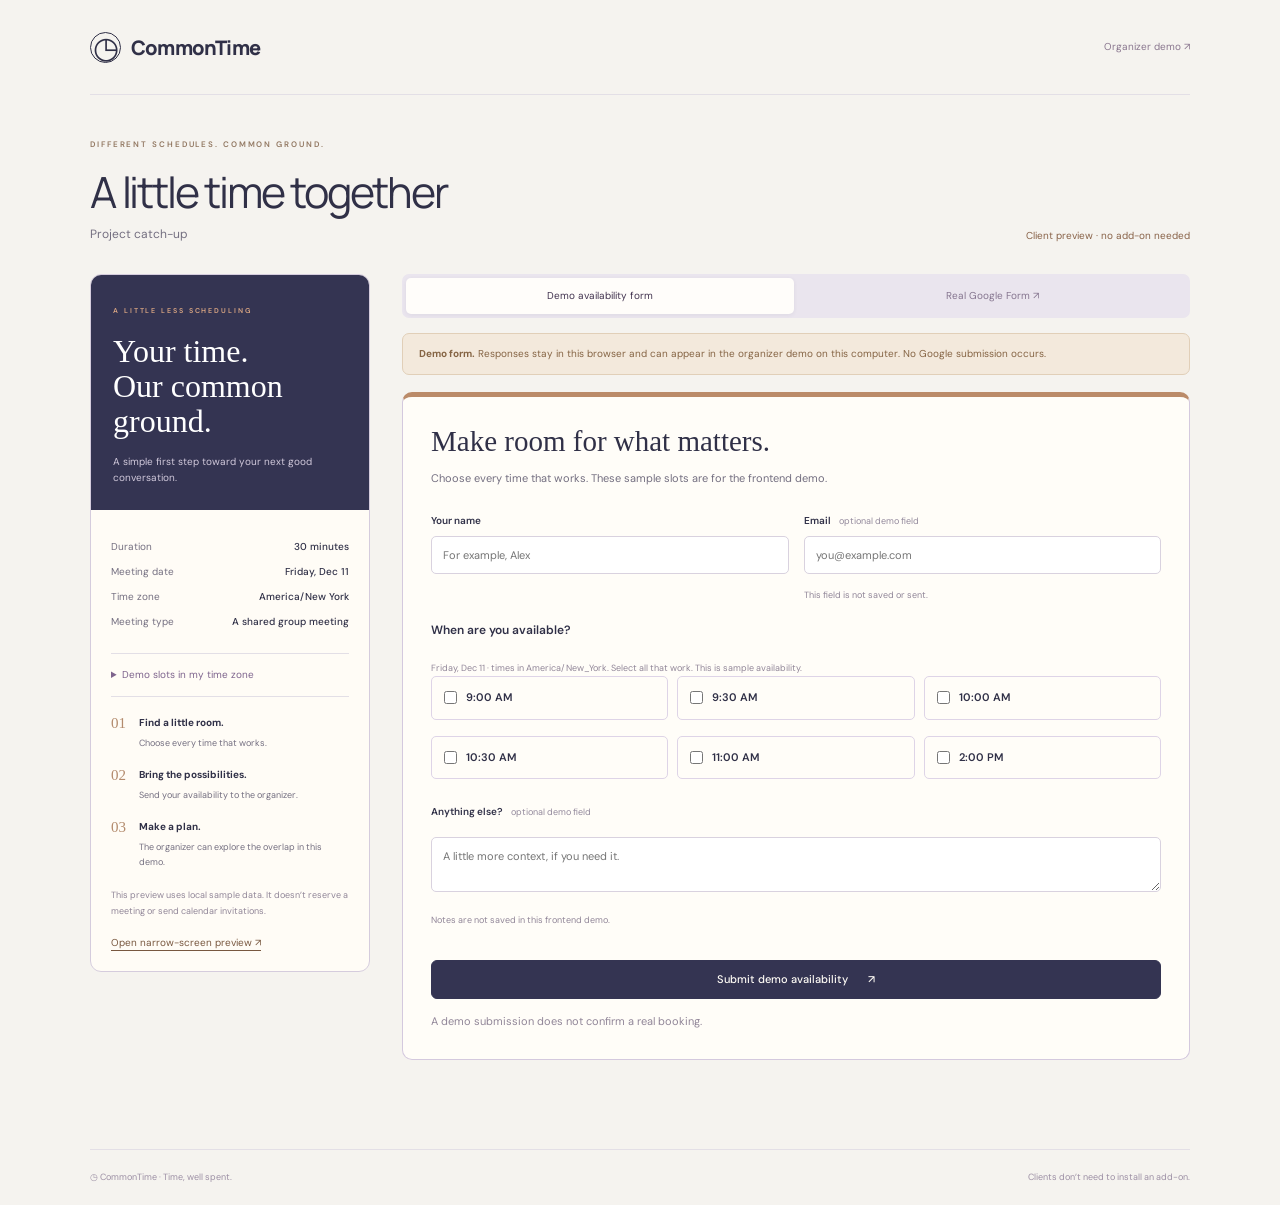
<file: client.html>
<!doctype html><html lang="en"><head><meta charset="utf-8"><meta name="viewport" content="width=device-width,initial-scale=1"><title>CommonTime · Share your availability</title><link rel="stylesheet" href="studio.css"><script type="module" src="client.mjs"></script></head><body><div class="client-shell"><nav class="client-nav" aria-label="Client navigation"><a class="brand" href="organizer.html"><span class="clock">◷</span>CommonTime</a><a href="organizer.html">Organizer demo ↗</a></nav><main style="padding:0;max-width:none"><div class="client-page-heading"><div><span class="eyebrow">DIFFERENT SCHEDULES. COMMON GROUND.</span><h1 id="clientTitle">A little time together.</h1><p id="clientPurpose"></p></div><span class="demo-pill">Client preview · no add-on needed</span></div><div class="client-layout"><aside class="client-companion"><div class="client-companion-head"><span class="eyebrow">A LITTLE LESS SCHEDULING</span><h2>Your time.<br>Our common ground.</h2><p>A simple first step toward your next good conversation.</p></div><div class="client-companion-body"><dl class="facts"><div><dt>Duration</dt><dd id="clientDuration"></dd></div><div><dt>Meeting date</dt><dd id="clientDate"></dd></div><div><dt>Time zone</dt><dd id="clientZone"></dd></div><div><dt>Meeting type</dt><dd id="clientMode"></dd></div></dl><ol class="client-steps"><li><strong>Find a little room.</strong><p>Choose every time that works.</p></li><li><strong>Bring the possibilities.</strong><p>Send your availability to the organizer.</p></li><li><strong>Make a plan.</strong><p id="clientPlanNote">The organizer can explore the overlap in this demo.</p></li></ol><p class="field-help" id="clientCompanionNote">This preview uses local sample data. It doesn’t reserve a meeting or send calendar invitations.</p><button class="text-button" id="mobilePreview">Open narrow-screen preview ↗</button></div></aside><div class="client-form-column"><div class="form-switch" role="tablist" aria-label="Choose demo or real form"><button id="demoTab" role="tab" aria-selected="true" aria-controls="demoPanel">Demo availability form</button><button id="realTab" role="tab" aria-selected="false" aria-controls="realPanel">Real Google Form ↗</button></div><section id="demoPanel" role="tabpanel" aria-labelledby="demoTab"><div class="client-demo-banner"><strong>Demo form.</strong> Responses stay in this browser and can appear in the organizer demo on this computer. No Google submission occurs.</div><form id="demoAvailability" class="client-demo-form"><h2>Make room for what matters.</h2><p id="demoIntro">Choose the times that work for you.</p><div class="field-row"><div class="field"><label for="clientName">Your name</label><input id="clientName" autocomplete="name" maxlength="80" required placeholder="For example, Alex"></div><div class="field"><label for="clientEmail">Email <span class="subtle">optional demo field</span></label><input id="clientEmail" type="email" placeholder="you@example.com"><p class="field-help">This field is not saved or sent.</p></div></div><fieldset><legend>When are you available?</legend><p class="field-help" id="clientWindowHelp"></p><div class="slot-options" id="clientSlots"></div></fieldset><div class="field"><label for="clientNotes">Anything else? <span class="subtle">optional demo field</span></label><textarea id="clientNotes" rows="2" placeholder="A little more context, if you need it."></textarea><p class="field-help">Notes are not saved in this frontend demo.</p></div><button class="button primary" type="submit">Submit demo availability <span>↗</span></button><p class="field-help">A demo submission does not confirm a real booking.</p></form><div class="client-confirmation" id="demoConfirmation" hidden><span class="confirmation-icon">✓</span><span class="eyebrow">A LITTLE COMMON GROUND</span><h2>Your demo availability is saved.</h2><p id="confirmationDetail"></p><p>No Google Form was submitted and no meeting was booked.</p><button class="button" id="viewDemoResponses">View organizer demo ↗</button><button class="text-button space-top" id="anotherDemo">Try another demo response</button></div></section><section class="real-form-panel" id="realPanel" role="tabpanel" aria-labelledby="realTab" hidden><span class="eyebrow">GOOGLE FORMS EMBED</span><h2>A real form, in the website.</h2><p class="live-label">Submitting this form sends a real response to its owner.</p><p id="realFormExplanation">The earlier prototype form is configured as the sample embed. It may have its own scheduling automation. This page’s demo settings don’t change that form or its calendar behavior.</p><p>Your partner’s test add-on connection is still separate. Loading this embed does not connect or authorize it.</p><button class="button primary" id="loadRealForm">Load real Google Form ↗</button><iframe id="googleForm" title="Real Google availability form" referrerpolicy="strict-origin-when-cross-origin" hidden></iframe><a class="form-fallback" id="realFormFallback" target="_blank" rel="noopener noreferrer" hidden>Open the real form in a new tab ↗</a><p class="field-help">Google Forms displays its own submission confirmation. This page does not read or detect it.</p></section><p id="clientStatus" class="status" role="status" aria-live="polite"></p></div></div></main><footer class="client-footer"><span>◷ CommonTime · Time, well spent.</span><span>Clients don’t need to install an add-on.</span></footer></div><dialog id="mobileDialog" class="mobile-dialog"><button class="dialog-close" id="closeMobile" aria-label="Close narrow preview">×</button><span class="eyebrow">390PX CLIENT PREVIEW</span><iframe id="mobileFrame" class="client-mobile-preview" title="Narrow-screen client preview"></iframe></dialog></body></html>
</file>
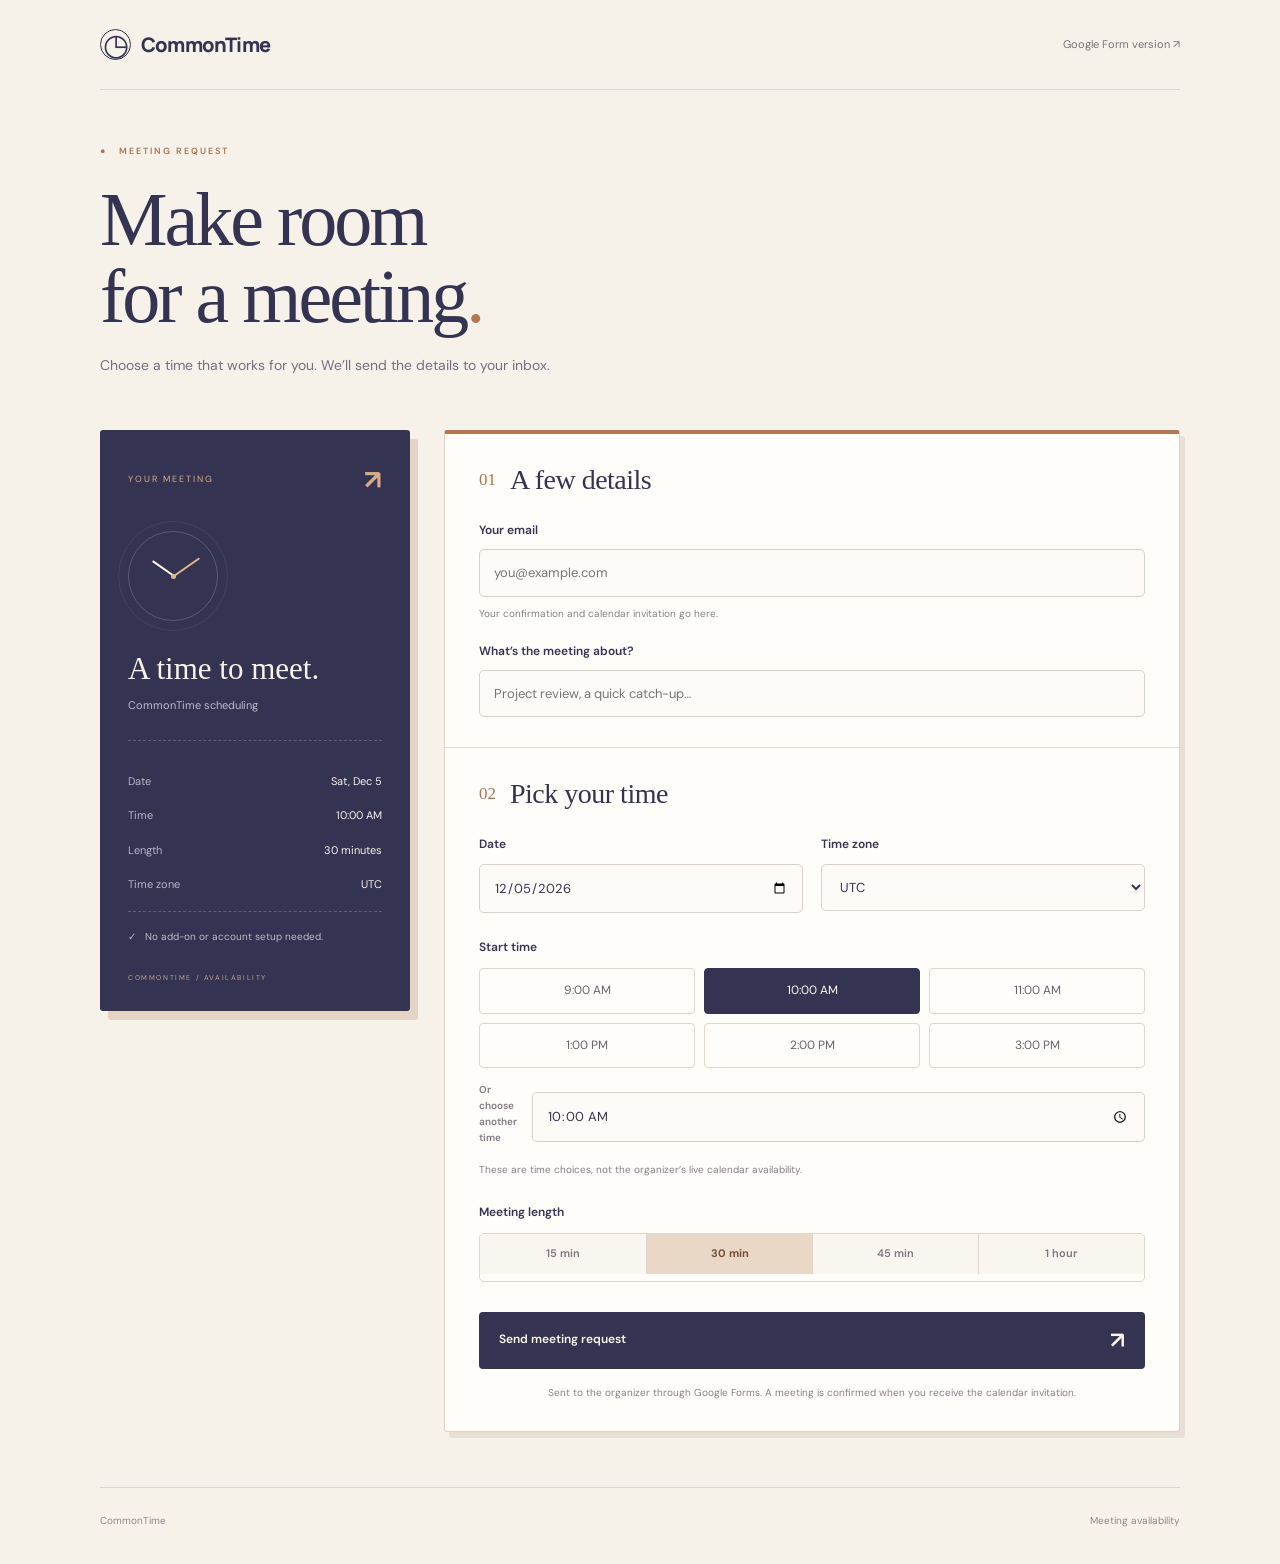
<file: custom-form.html>
<!doctype html>
<html lang="en"><head><meta charset="utf-8"><meta name="viewport" content="width=device-width,initial-scale=1"><title>Pick a time · CommonTime</title><meta name="description" content="Send your meeting availability with CommonTime."><link rel="stylesheet" href="studio.css"><link rel="stylesheet" href="custom-form.css?v=form-tabs-1"><script type="module" src="custom-form.mjs?v=form-tabs-1"></script></head>
<body class="custom-meeting"><div class="custom-shell"><header class="custom-nav"><a class="brand" href="index.html"><span class="clock" aria-hidden="true">◷</span>CommonTime</a><a href="forms.html?form=https%3A%2F%2Fdocs.google.com%2Fforms%2Fd%2Fe%2F1FAIpQLSfA-UQvuJkVaTuOYdc2dbkIfKFV-M4NhJ0G9rBYmlIiLGnftg%2Fviewform&title=Meeting+availability">Google Form version ↗</a></header>
<main><div class="custom-heading"><span class="custom-kicker">● &nbsp; MEETING REQUEST</span><h1>Make room<br>for a meeting<span>.</span></h1><p>Choose a time that works for you. We’ll send the details to your inbox.</p></div>
<div class="custom-layout"><aside class="meeting-pass"><div class="pass-top"><span>YOUR MEETING</span><b aria-hidden="true">↗</b></div><div class="pass-dial" aria-hidden="true"><i></i><b></b><span></span></div><h2 id="summaryTopic">A time to meet.</h2><p class="pass-subtitle">CommonTime scheduling</p><dl><div><dt>Date</dt><dd id="summaryDate">Choose a date</dd></div><div><dt>Time</dt><dd id="summaryTime">10:00 AM</dd></div><div><dt>Length</dt><dd id="summaryDuration">30 minutes</dd></div><div><dt>Time zone</dt><dd id="summaryZone">Eastern time</dd></div></dl><p class="pass-foot">✓ &nbsp; No add-on or account setup needed.</p><span class="pass-serial">COMMONTIME / AVAILABILITY</span></aside>
<div class="custom-column"><form id="customMeetingForm" method="POST" action="https://docs.google.com/forms/d/e/1FAIpQLSfA-UQvuJkVaTuOYdc2dbkIfKFV-M4NhJ0G9rBYmlIiLGnftg/formResponse" target="googleSubmission" accept-charset="UTF-8">
<section class="custom-section"><div class="section-title"><span>01</span><h2>A few details</h2></div><label for="participantEmail">Your email</label><input type="email" id="participantEmail" name="emailAddress" autocomplete="email" placeholder="you@example.com" required maxlength="254"><p class="input-help">Your confirmation and calendar invitation go here.</p><label for="meetingTopic">What’s the meeting about?</label><input id="meetingTopic" name="entry.974757651" placeholder="Project review, a quick catch-up…" required maxlength="150"></section>
<section class="custom-section"><div class="section-title"><span>02</span><h2>Pick your time</h2></div><div class="date-zone"><div><label for="meetingDate">Date</label><input type="date" id="meetingDate" required></div><div><label for="meetingZone">Time zone</label><select id="meetingZone" required><option value="America/New_York">Eastern · New York</option><option value="America/Chicago">Central · Chicago</option><option value="America/Denver">Mountain · Denver</option><option value="America/Los_Angeles">Pacific · Los Angeles</option><option value="Europe/London">London</option><option value="UTC">UTC</option></select></div></div>
<fieldset><legend>Start time</legend><div class="time-grid" id="timeChoices"><button type="button" data-time="09:00" aria-pressed="false">9:00 AM</button><button type="button" data-time="10:00" aria-pressed="true">10:00 AM</button><button type="button" data-time="11:00" aria-pressed="false">11:00 AM</button><button type="button" data-time="13:00" aria-pressed="false">1:00 PM</button><button type="button" data-time="14:00" aria-pressed="false">2:00 PM</button><button type="button" data-time="15:00" aria-pressed="false">3:00 PM</button></div><div class="other-time"><label for="meetingTime">Or choose another time</label><input type="time" id="meetingTime" value="10:00" required step="60"></div><p class="input-help">These are time choices, not the organizer’s live calendar availability.</p></fieldset>
<fieldset><legend>Meeting length</legend><div class="duration-grid"><label><input type="radio" name="duration" value="15"><span>15 min</span></label><label><input type="radio" name="duration" value="30" checked><span>30 min</span></label><label><input type="radio" name="duration" value="45"><span>45 min</span></label><label><input type="radio" name="duration" value="60"><span>1 hour</span></label></div></fieldset>
<input type="hidden" id="googleTime" name="entry.1961313282"><input type="hidden" name="embedded" value="true"><p id="customError" class="custom-error" role="alert" hidden></p><button class="custom-submit" id="sendRequest" type="submit">Send meeting request <span aria-hidden="true">↗</span></button><p class="submit-note">Sent to the organizer through Google Forms. A meeting is confirmed when you receive the calendar invitation.</p></section></form>
<section class="submission-panel" id="submissionPanel" hidden aria-labelledby="submissionHeading"><span class="custom-kicker">SUBMISSION RESULT</span><h2 id="submissionHeading" tabindex="-1">Check your submission</h2><p id="submissionStatus" role="status">Google Forms will show its confirmation or any required corrections below. Please wait before submitting again.</p><iframe name="googleSubmission" id="googleSubmission" title="Google Forms submission result" referrerpolicy="strict-origin-when-cross-origin"></iframe><div class="submission-actions"><button type="button" id="editRequest">Back to my request</button><a href="https://docs.google.com/forms/d/e/1FAIpQLSfA-UQvuJkVaTuOYdc2dbkIfKFV-M4NhJ0G9rBYmlIiLGnftg/viewform" target="_blank" rel="noopener">Open Google Forms ↗</a></div><p class="input-help">If the result does not load, use the Google Forms link. Check for a confirmation before sending the same request again.</p></section>
</div></div></main><footer class="custom-footer"><span>CommonTime</span><span>Meeting availability</span></footer></div></body></html>
</file>
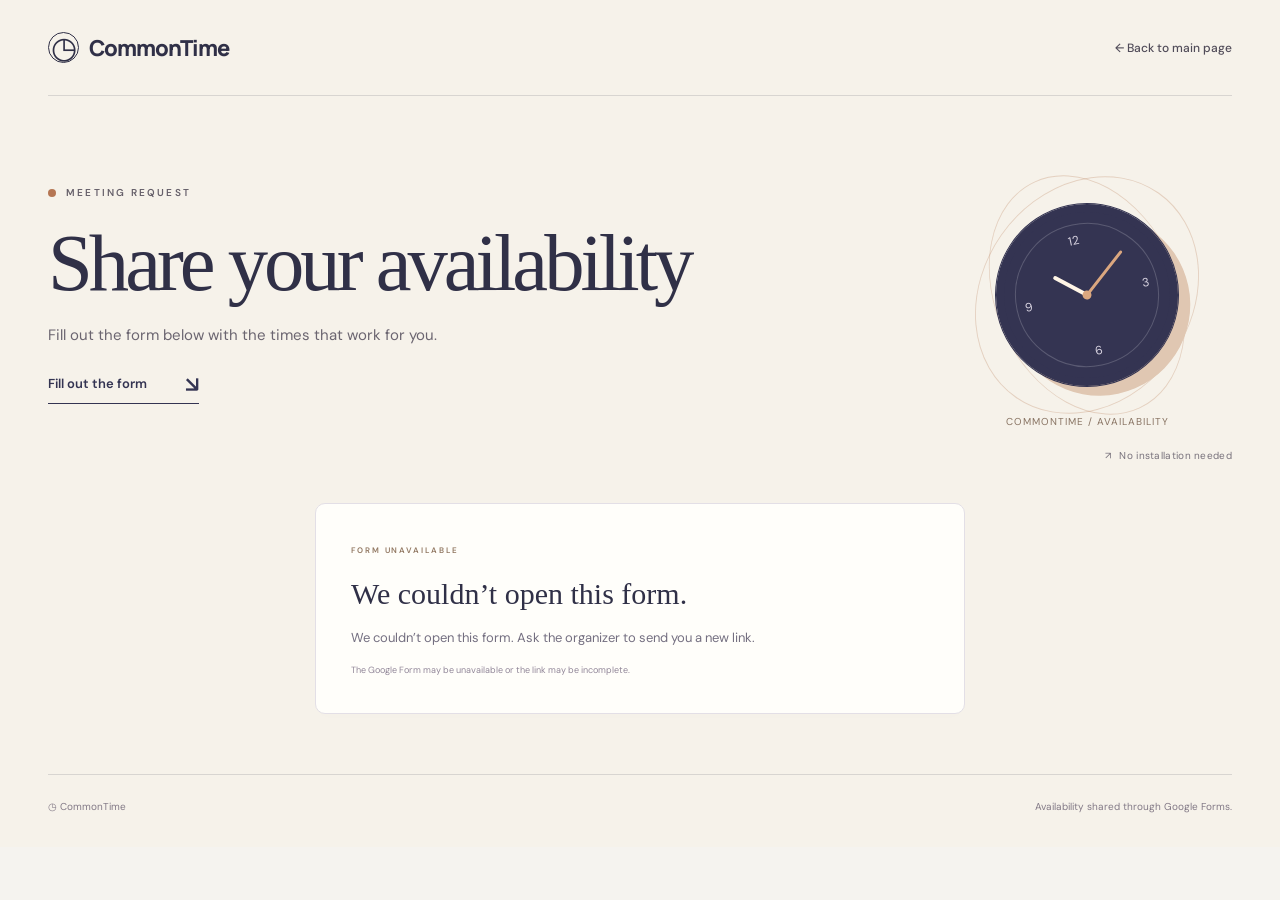
<file: forms.html>
<!doctype html>
<html lang="en"><head><meta charset="utf-8"><meta name="viewport" content="width=device-width,initial-scale=1"><meta name="description" content="Share your availability with your organizer through CommonTime."><title>CommonTime · Your availability</title><link rel="stylesheet" href="studio.css"><link rel="stylesheet" href="participant.css?v=form-tabs-1"><script type="module" src="forms.mjs?v=form-tabs-1"></script></head>
<body class="meeting-page"><div class="client-shell participant-shell">
<header class="client-nav"><a class="brand" href="organizer.html#pages" aria-label="CommonTime main page"><span class="clock" aria-hidden="true">◷</span>CommonTime</a><a class="button participant-back" href="organizer.html#pages">← Back to main page</a></header>
<main class="participant-main"><div class="client-page-heading"><div class="meeting-hero-copy"><span class="eyebrow meeting-kicker"><span></span> MEETING REQUEST</span><h1 id="participantTitle">Share your availability</h1><p id="participantPurpose">Fill out the form below with the times that work for you.</p><a class="meeting-jump" href="#availability">Fill out the form <span aria-hidden="true">↘</span></a></div><div class="meeting-hero-art" aria-hidden="true"><div class="meeting-orbit orbit-one"></div><div class="meeting-orbit orbit-two"></div><div class="meeting-clock"><i class="clock-hand hand-hour"></i><i class="clock-hand hand-minute"></i><i class="clock-center"></i><span class="clock-twelve">12</span><span class="clock-three">3</span><span class="clock-six">6</span><span class="clock-nine">9</span></div><span class="meeting-art-caption">COMMONTIME / AVAILABILITY</span></div><span class="participant-pill"><span aria-hidden="true">↗</span> No installation needed</span></div>
<div class="participant-layout" id="participantContent" hidden>
<aside class="client-companion"><div class="client-companion-head"><span class="eyebrow">HOW IT WORKS</span><h2>Before <br>you submit.</h2><p>A quick way to get a meeting on the calendar.</p></div><div class="client-companion-body"><ol class="client-steps"><li><strong>Add your details</strong><p>Enter your email and the times you’re available. Include your time zone.</p></li><li><strong>Submit the form</strong><p>Your answers go straight to the organizer.</p></li><li><strong>Check your email</strong><p>Submitting this form does not reserve a time. Look for a confirmation email or calendar invitation.</p></li></ol><div class="participant-assurance"><span aria-hidden="true">✓</span><p>You can fill this out without installing anything.</p></div><a class="form-fallback" id="participantDirect" target="_blank" rel="noopener noreferrer">Open in Google Forms ↗</a></div></aside>
<section id="availability" class="participant-form-section" aria-labelledby="participantFormHeading"><div class="participant-form-heading"><div><span class="eyebrow">01 / YOUR DETAILS</span><h2 id="participantFormHeading">Your availability</h2></div><span class="participant-provider">Google Forms</span></div><p class="participant-form-note">Fill out the form and select Submit.</p><iframe id="participantForm" title="Organizer’s Google availability form" referrerpolicy="strict-origin-when-cross-origin"></iframe><div class="participant-form-bottom"><span>Form not loading?</span><a id="participantFallback" target="_blank" rel="noopener noreferrer">Open Google Forms ↗</a></div></section>
</div>
<section class="participant-error card" id="participantError" role="alert" hidden><span class="eyebrow">FORM UNAVAILABLE</span><h2>We couldn’t open this form.</h2><p id="participantErrorText">Ask the organizer to send you a new link.</p><p class="field-help">The Google Form may be unavailable or the link may be incomplete.</p></section>
<details class="participant-faq" id="participantFaq" hidden><summary>Who receives my answers?</summary><p>The organizer receives your answers in Google Forms. CommonTime doesn’t save a separate copy on this page. Some forms require you to sign into Google.</p></details>
</main><footer class="client-footer"><span>◷ CommonTime</span><span>Availability shared through Google Forms.</span></footer></div></body></html>
</file>
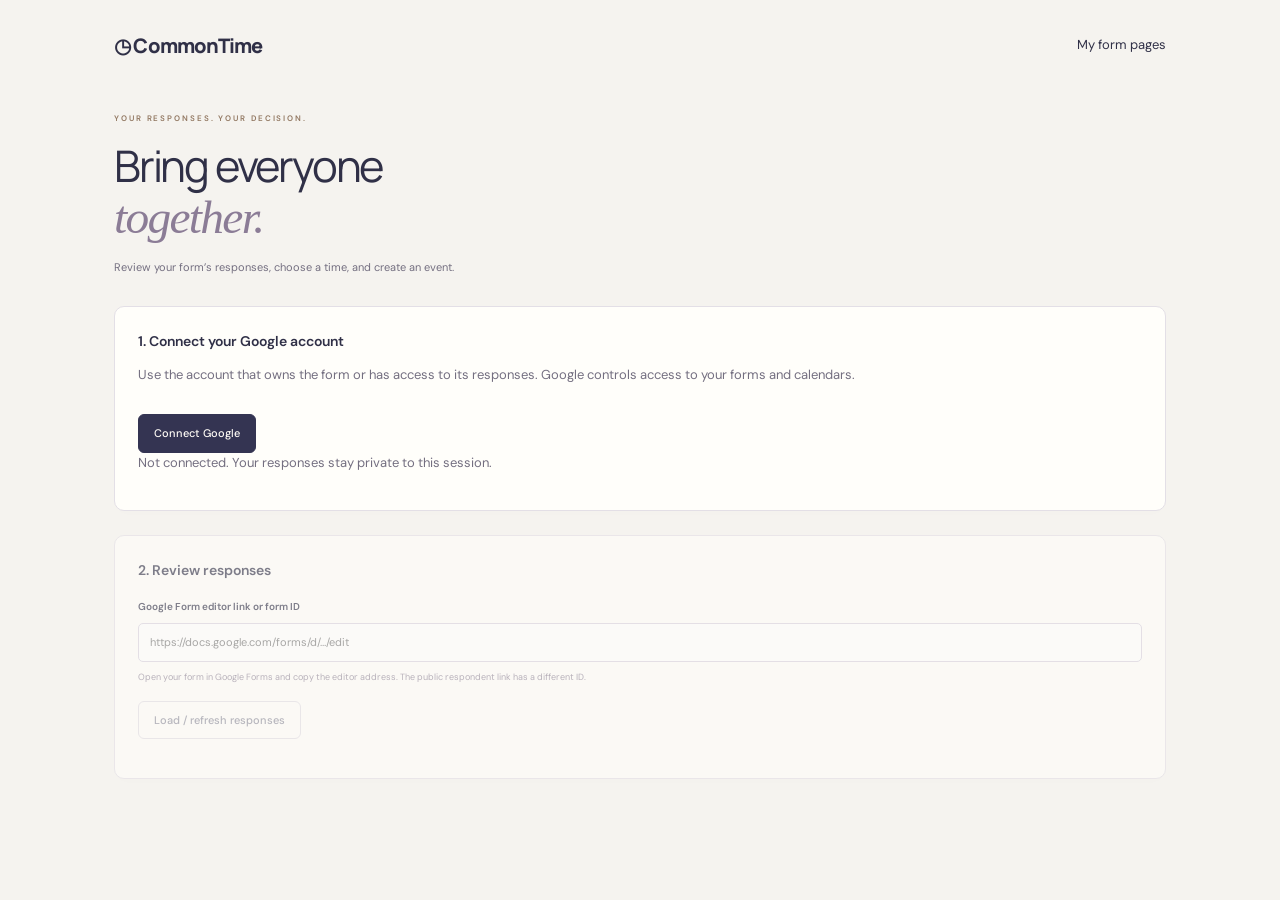
<file: live.html>
<!doctype html>
<html lang="en">
<head>
  <meta charset="utf-8"><meta name="viewport" content="width=device-width,initial-scale=1">
  <title>CommonTime · Responses & calendar</title>
  <link rel="stylesheet" href="studio.css"><link rel="stylesheet" href="live.css">
  <script src="https://accounts.google.com/gsi/client" async defer></script>
  <script type="module" src="live.mjs"></script>
</head>
<body><main class="live-workspace">
  <nav class="live-nav"><a class="brand" href="index.html">◷ CommonTime</a><a href="organizer.html#pages">My form pages</a></nav>
  <div class="page-heading"><div><span class="eyebrow">YOUR RESPONSES. YOUR DECISION.</span><h1>Bring everyone<br><em>together.</em></h1><p>Review your form’s responses, choose a time, and create an event.</p></div></div>
  <section class="card">
    <h2>1. Connect your Google account</h2>
    <p>Use the account that owns the form or has access to its responses. Google controls access to your forms and calendars.</p>
    <div id="setup" hidden><label for="clientId">Google OAuth web client ID</label><input id="clientId" placeholder="…apps.googleusercontent.com"><p class="field-help">The site owner must configure Google access first. <a href="https://github.com/stingingend/commontime-scheduler/blob/main/GOOGLE-SETUP.md" target="_blank" rel="noopener">Setup instructions</a>. Never enter a client secret.</p></div>
    <button id="connect" class="button primary">Connect Google</button> <button id="disconnect" class="button" hidden>Disconnect</button>
    <p id="connection" role="status">Not connected. Your responses stay private to this session.</p>
  </section>
  <fieldset id="workspace" disabled>
    <section class="card">
      <h2>2. Review responses</h2>
      <form id="loadForm"><label for="formInput">Google Form editor link or form ID</label><input id="formInput" required placeholder="https://docs.google.com/forms/d/…/edit"><p class="field-help">Open your form in Google Forms and copy the editor address. The public respondent link has a different ID.</p><button class="button" id="load">Load / refresh responses</button></form>
      <h3 id="formTitle"></h3><p id="responseCount"></p><div id="responses"></div>
    </section>
    <section class="card" id="schedule" hidden>
      <h2>3. Choose the event</h2>
      <p>Check the selected responses above before choosing a time. Nothing is scheduled automatically.</p>
      <form id="eventForm">
        <label for="calendar">Calendar</label><select id="calendar" required></select>
        <label for="title">Event title</label><input id="title" maxlength="200" required>
        <div class="field-row"><div><label for="start">Start</label><input id="start" type="datetime-local" required></div><div><label for="end">End</label><input id="end" type="datetime-local" required></div></div>
        <p id="timezone" class="field-help"></p>
        <label class="check-label"><input id="invite" type="checkbox"> Email calendar invitations to selected respondents</label>
        <p class="field-help">Invitations use Google Forms’ collected email addresses. Turn on “Collect email addresses” in your form to use this option. Other answers are never copied into the event.</p>
        <button class="button primary">Review event</button>
      </form>
    </section>
  </fieldset>
  <p id="status" role="status" aria-live="polite"></p><p id="result"></p>
  <dialog id="review"><h2>Ready to create this event?</h2><p id="reviewText"></p><p id="reviewGuests"></p><div class="inline-actions"><button id="confirm" class="button primary">Create Google Calendar event</button><button id="cancel" class="button">Back</button></div><p id="reviewStatus" role="status"></p></dialog>
</main></body></html>
</file>
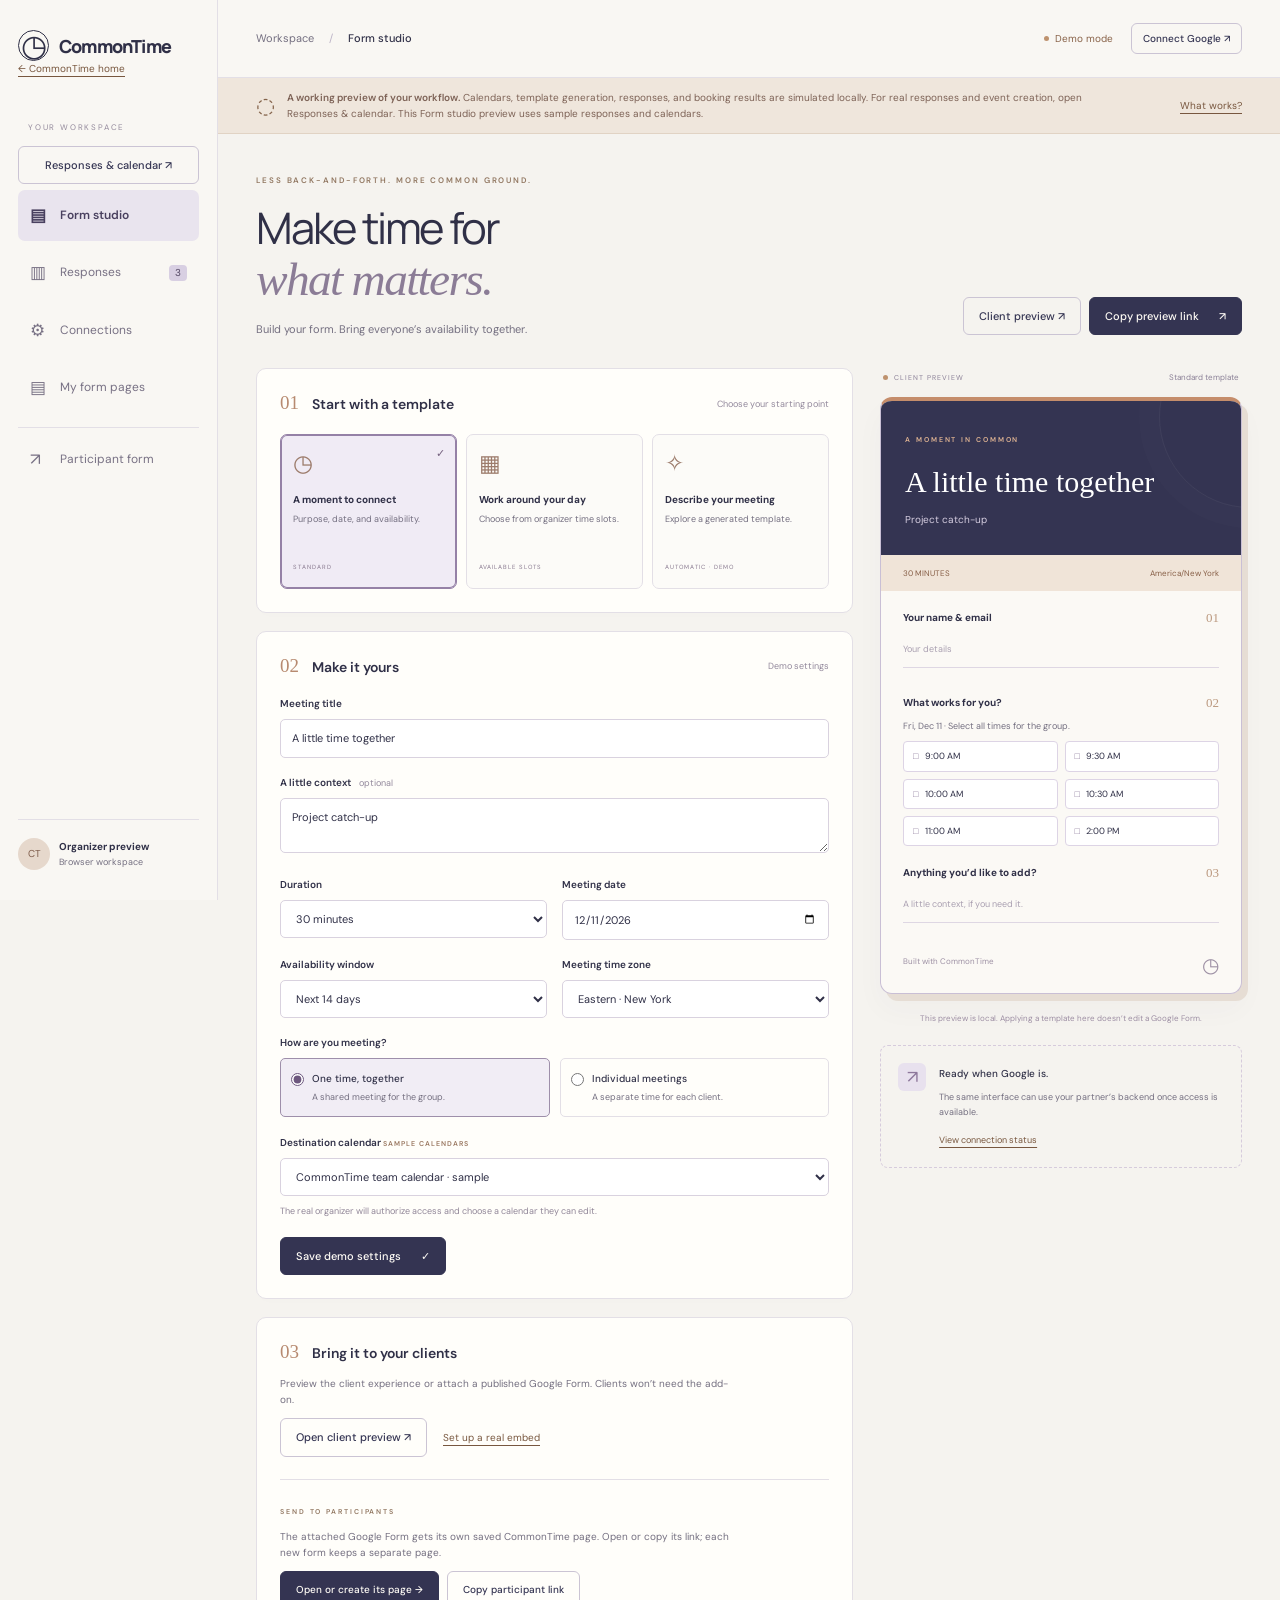
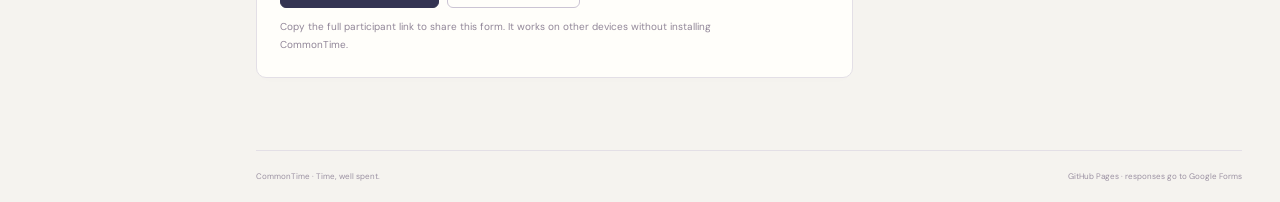
<file: organizer.html>
<!doctype html><html lang="en"><head><meta charset="utf-8"><meta name="viewport" content="width=device-width,initial-scale=1"><title>CommonTime · Organizer studio</title><link rel="stylesheet" href="studio.css"><script type="module" src="organizer.mjs?v=20261102-pages3"></script></head><body>
<div class="app-layout"><aside class="rail"><a class="brand" href="organizer.html"><span class="clock">◷</span>CommonTime</a><a class="text-button" href="index.html">← CommonTime home</a><span class="rail-label">YOUR WORKSPACE</span><nav aria-label="Organizer sections"><a class="button" href="live.html">Responses &amp; calendar ↗</a><button data-view="builder" aria-current="page"><span>▤</span> Form studio</button><button data-view="responses"><span>▥</span> Responses <small id="responseNavCount">3</small></button><button data-view="settings"><span>⚙</span> Connections</button><button data-view="pages"><span>▤</span> My form pages</button><button id="openParticipantNav"><span>↗</span> Participant form</button></nav><div class="rail-bottom"><span class="avatar">CT</span><div><strong>Organizer preview</strong><small>Browser workspace</small></div></div></aside>
<div class="workspace"><header class="topbar"><span>Workspace <span class="slash">/</span> <strong id="breadcrumb">Form studio</strong></span><div><span class="demo-pill"><i></i> Demo mode</span><a class="button small" href="live.html">Connect Google ↗</a><button class="button small" id="connectGoogle" hidden>About demo</button></div></header>
<div class="demo-banner"><span>◌</span><p><strong>A working preview of your workflow.</strong> Calendars, template generation, responses, and booking results are simulated locally. For real responses and event creation, open Responses &amp; calendar. This Form studio preview uses sample responses and calendars.</p><button class="text-button" id="aboutDemo">What works?</button></div>
<main><section class="view" id="builderView"><div class="page-heading"><div><span class="eyebrow">LESS BACK-AND-FORTH. MORE COMMON GROUND.</span><h1>Make time for<br><em>what matters.</em></h1><p>Build your form. Bring everyone’s availability together.</p></div><div class="heading-actions"><button class="button" id="openClient">Client preview ↗</button><button class="button primary" id="copyInvite">Copy preview link <span>↗</span></button></div></div>
<div class="studio-grid"><div class="builder-column"><section class="card"><div class="card-heading"><h2><span class="step">01</span> Start with a template</h2><span class="subtle">Choose your starting point</span></div><div class="template-grid" role="group" aria-label="Form templates"><button class="template" data-template="standard" aria-pressed="true"><span class="template-icon">◷</span><strong>A moment to connect</strong><small>Purpose, date, and availability.</small><span class="template-tag">STANDARD</span></button><button class="template" data-template="strict_availability" aria-pressed="false"><span class="template-icon">▦</span><strong>Work around your day</strong><small>Choose from organizer time slots.</small><span class="template-tag">AVAILABLE SLOTS</span></button><button class="template" data-template="automatic" aria-pressed="false"><span class="template-icon">✧</span><strong>Describe your meeting</strong><small>Explore a generated template.</small><span class="template-tag">AUTOMATIC · DEMO</span></button></div>
<div id="generator" class="generator" hidden><label for="meetingPrompt">What do you need to organize?</label><textarea id="meetingPrompt" rows="3" placeholder="For example: 30-minute project catch-ups over the next two weeks."></textarea><div class="generator-footer"><p>Local sample builder. No AI request is sent.</p><button class="button" id="generateTemplate">Preview generated template ✧</button></div></div></section>
<section class="card"><div class="card-heading"><h2><span class="step">02</span> Make it yours</h2><span class="subtle" id="saveState">Demo settings</span></div><form id="meetingSettings"><div class="field"><label for="meetingTitle">Meeting title</label><input id="meetingTitle" maxlength="100" required></div><div class="field"><label for="meetingPurpose">A little context <span class="subtle">optional</span></label><textarea id="meetingPurpose" rows="2" maxlength="500"></textarea></div><div class="field-row"><div class="field"><label for="duration">Duration</label><select id="duration"><option value="15">15 minutes</option><option value="30">30 minutes</option><option value="45">45 minutes</option><option value="60">60 minutes</option></select></div><div class="field"><label for="meetingDate">Meeting date</label><input id="meetingDate" type="date" required></div></div><div class="field-row"><div class="field"><label for="availabilityDays">Availability window</label><select id="availabilityDays"><option value="7">Next 7 days</option><option value="14">Next 14 days</option><option value="30">Next 30 days</option></select></div><div class="field"><label for="timezone">Meeting time zone</label><select id="timezone"><option value="America/New_York">Eastern · New York</option><option value="America/Chicago">Central · Chicago</option><option value="America/Denver">Mountain · Denver</option><option value="America/Los_Angeles">Pacific · Los Angeles</option><option value="Europe/London">London</option><option value="UTC">UTC</option></select></div></div><fieldset><legend>How are you meeting?</legend><div class="mode-options"><label><input type="radio" name="mode" value="GROUP"><span><strong>One time, together</strong><small>A shared meeting for the group.</small></span></label><label><input type="radio" name="mode" value="SINGLE"><span><strong>Individual meetings</strong><small>A separate time for each client.</small></span></label></div></fieldset><div class="field"><label for="calendar">Destination calendar <span class="sample-tag">SAMPLE CALENDARS</span></label><select id="calendar"></select><p class="field-help">The real organizer will authorize access and choose a calendar they can edit.</p></div><button class="button primary" type="submit">Save demo settings <span>✓</span></button></form></section>
<section class="card compact"><h2><span class="step">03</span> Bring it to your clients</h2><p>Preview the client experience or attach a published Google Form. Clients won’t need the add-on.</p><div class="inline-actions"><button class="button" id="openClientBottom">Open client preview ↗</button><button class="text-button" data-view="settings">Set up a real embed</button></div><div class="participant-share"><span class="eyebrow">SEND TO PARTICIPANTS</span><p>The attached Google Form gets its own saved CommonTime page. Open or copy its link; each new form keeps a separate page.</p><div class="inline-actions"><button class="button primary" id="openParticipant">Open or create its page →</button><button class="button" id="copyParticipant">Copy participant link</button></div><p class="field-help">Copy the full participant link to share this form. It works on other devices without installing CommonTime.</p><label id="participantCopyFallback" class="copy-fallback" hidden>Participant link<input id="participantInvite" readonly></label></div><label class="copy-fallback" id="copyFallback" hidden>Preview link<input id="inviteLink" readonly></label></section></div>
<aside class="preview-column"><div class="preview-caption"><span><i></i> CLIENT PREVIEW</span><span id="previewVersion">Standard template</span></div><div class="form-preview"><div class="preview-cover"><span class="eyebrow">A MOMENT IN COMMON</span><h2 id="previewTitle"></h2><p id="previewPurpose"></p></div><div class="preview-meta"><span id="previewDuration"></span><span id="previewZone"></span></div><div class="preview-question"><span class="question-number">01</span><strong>Your name & email</strong><div class="fake-input">Your details</div></div><div class="preview-question"><span class="question-number">02</span><strong>What works for you?</strong><p id="previewDate"></p><div class="preview-slots" id="previewSlots"></div></div><div class="preview-question" id="purposeQuestion"><span class="question-number">03</span><strong>Anything you’d like to add?</strong><div class="fake-input">A little context, if you need it.</div></div><div class="preview-foot"><span>Built with CommonTime</span><span>◷</span></div></div><div class="preview-note">This preview is local. Applying a template here doesn’t edit a Google Form.</div><div class="connection-card"><span class="connection-symbol">↗</span><div><strong>Ready when Google is.</strong><p>The same interface can use your partner’s backend once access is available.</p><button class="text-button" data-view="settings">View connection status</button></div></div></aside></div></section>
<section class="view" id="pagesView" hidden><div class="page-heading"><div><span class="eyebrow">A PLACE FOR EVERY CONVERSATION</span><h1>Your forms.<br><em>Their own space.</em></h1><p>Each Google Form gets its own saved CommonTime page and participant link.</p></div><button class="button primary" id="newFormPage">Create a form page <span>＋</span></button></div><div class="pages-explainer"><span class="page-flow-icon" aria-hidden="true">◷</span><div><strong>Make the form. We’ll make its place.</strong><p>Create a form in the CommonTime sidebar, then choose Continue in CommonTime. Its own participant page appears here automatically. You can also attach an existing published form.</p></div><span class="pending-pill">Google Forms creator available</span></div><div id="pageList" class="saved-pages" aria-live="polite"></div><p class="field-help">Your form list is saved in this browser. Participant links work on any device and contain the selected Google Form and display text.</p><label id="savedPageCopyFallback" class="copy-fallback" hidden>Participant page link<input id="savedPageInvite" readonly></label></section><section class="view" id="responsesView" hidden><div class="page-heading"><div><span class="eyebrow">THE POSSIBILITIES, TOGETHER</span><h1>Find your<br><em>common ground.</em></h1><p>Sample responses let you build the complete scheduling experience.</p></div><button class="button" id="resetResponses">Reset demo responses</button></div><div class="stats-grid"><article class="stat"><span>Availability received</span><strong id="receivedStat">3 / 4</strong><small>Demo participants</small></article><article class="stat"><span>Best overlap</span><strong id="overlapStat">—</strong><small id="overlapNote"></small></article><article class="stat"><span>Destination calendar</span><strong class="calendar-stat" id="calendarStat"></strong><small>Sample calendar · no live access</small></article></div><div class="responses-grid"><section class="card"><div class="card-heading"><h2>Availability at a glance</h2><span class="sample-tag">DEMO DATA</span></div><p class="field-help">Times use the meeting time zone. Empty cells mean unavailable; dashes mean no response.</p><div class="table-wrap"><table id="availabilityTable"></table></div><p class="field-help">New demo submissions sync across tabs in this browser. Real Google responses aren’t read here.</p></section><section class="card booking-card"><span class="eyebrow">A MOMENT THAT WORKS</span><h2 id="bestTime">—</h2><p id="bestTimeDetail"></p><button class="button primary" id="previewBooking">Create demo booking ↗</button><p class="field-help">Stores a sample event locally. No calendar changes or invitations.</p><div id="bookingResult" class="booking-result" hidden></div></section></div></section>
<section class="view" id="settingsView" hidden><div class="page-heading"><div><span class="eyebrow">A PLACE FOR EVERYTHING</span><h1>Connect your<br><em>workflow.</em></h1><p>Build now. Connect the authorized Google integration when it’s ready.</p></div></div><div class="settings-grid"><section class="card"><div class="card-heading"><h2>Google integration</h2><span class="pending-pill">Awaiting access</span></div><p>The real add-on handles organizer authorization, form creation, response processing, and calendar writes. This website currently uses a local demo adapter.</p><ol class="connection-steps"><li>Ask your partner to add your Google email to the test-user list.</li><li>Install and authorize the intended test app.</li><li>Connect the frontend to the agreed backend methods.</li></ol><button class="button" id="checkIntegration">Check connection</button><p id="integrationStatus" role="status">No Google integration connected.</p></section><section class="card"><div class="card-heading"><h2>Embed a real Google Form</h2><span class="sample-tag">REAL RESPONSES</span></div><p>Use a dedicated development form. The client page keeps this embed separate from its demo form.</p><form id="embedSettings"><div class="field"><label for="formUrl">Published respondent URL</label><input id="formUrl" type="url" placeholder="https://docs.google.com/forms/d/e/…/viewform"><p class="field-help">The full /viewform URL; shortened forms.gle links aren’t supported here.</p></div><button class="button primary" type="submit">Save embed address</button></form><button class="text-button space-top" id="openRealForm">Preview real embed ↗</button></section><section class="card integration-contract"><h2>Designed for two sides of the same meeting</h2><div class="flow-row"><span>Organizer + add-on</span><span>→</span><span>Google Form / website</span><span>→</span><span>Client availability</span><span>→</span><span>Selected calendar</span></div><p>Clients need no add-on. A real embedded Google Form sends responses to Google; it can’t use this page’s demo settings. The add-on must configure that form separately.</p></section></div></section>
<p class="status" id="status" role="status" aria-live="polite"></p><footer class="workspace-footer"><span>CommonTime · Time, well spent.</span><span>GitHub Pages · responses go to Google Forms</span></footer></main></div></div>
<dialog id="connectionDialog"><button class="dialog-close" id="closeDialog" aria-label="Close">×</button><span class="eyebrow">GOOGLE CONNECTION</span><h2>The design can move forward.</h2><p>This workspace uses sample calendars and a local template builder. Google sign-in, real AI generation, form creation, response syncing, and calendar writes await your partner’s integration.</p><p>No Google account connection has been made from this preview.</p><button class="button primary" id="dialogSettings">View connection setup ↗</button></dialog>
<dialog id="createPageDialog" class="create-page-dialog"><button class="dialog-close" id="closeCreatePage" aria-label="Close form page setup">×</button><span class="eyebrow">A NEW PLACE ON COMMONTIME</span><h2>Give your form<br>a place of its own.</h2><p>Open our Google Forms sidebar and choose Create a new Google Form. After creation, choose Continue in CommonTime to save its participant page automatically. You can also attach a published form manually below.</p><a class="button" href="https://docs.google.com/forms/d/1Y4EQpHoSsjrR2okJMQGjFxr1f_jIyYG2LLtSbkjNYbo/edit" target="_blank" rel="noopener noreferrer">Open CommonTime form creator ↗</a><form id="createPageForm"><div class="field"><label for="pageTitle">Page title</label><input id="pageTitle" required maxlength="100" placeholder="For example, Client consultation"></div><div class="field"><label for="pagePurpose">A short introduction <span class="subtle">optional</span></label><textarea id="pagePurpose" rows="2" maxlength="500"></textarea></div><div class="field"><label for="pageFormUrl">New Google Form’s published respondent link</label><input id="pageFormUrl" type="url" required placeholder="https://docs.google.com/forms/d/e/…/viewform"><p class="field-help">Use the form’s published /viewform link. Each different Google Form receives a different CommonTime page.</p></div><button class="text-button" type="button" id="useAttachedForm">Use the form already attached in Connections</button><button class="button primary" id="createPageSubmit" type="submit">Create its CommonTime page <span>↗</span></button><p class="status" id="createPageStatus" role="status"></p></form><div class="new-page-result" id="newPageResult" hidden><strong id="newPageResultTitle">Your form has its own place.</strong><p>The participant link is ready. Your Google Form receives the responses directly.</p><label for="newPageLink">Participant link</label><input id="newPageLink" readonly><div class="inline-actions"><a class="button primary" id="visitNewPage">Open participant page →</a><button class="button" type="button" id="copyNewPage">Copy link</button></div><p class="field-help">Ready to share. Participants can open this link without the add-on.</p></div></dialog></body></html>
</file>
<file: studio.css>
@import url('https://fonts.googleapis.com/css2?family=DM+Sans:wght@400;500;600;700&family=Manrope:wght@400;500;600;700;800&display=swap');
:root{--ink:#303047;--indigo:#343452;--muted:#746f80;--paper:#f5f3ef;--card:#fffefa;--line:#e3dfe6;--accent:#bb7f5c;--lavender:#efebf3;--green:#3f6952;font-family:'DM Sans','Segoe UI',sans-serif;color:var(--ink);background:var(--paper)}*{box-sizing:border-box}[hidden]{display:none!important}body{margin:0;font-size:13px;line-height:1.6}button,input,textarea,select{font:inherit}button,a,input,textarea,select{touch-action:manipulation}button{cursor:pointer}button:disabled{opacity:.55;cursor:not-allowed}a{color:inherit;text-decoration:none}button,a,input,textarea,select,summary{outline-offset:4px}:focus-visible{outline:3px solid #aa6a46}h1,h2,h3,p{margin-top:0}h2{font-size:14px;font-weight:600;margin-bottom:12px}p{color:var(--muted)}.app-layout{display:grid;grid-template-columns:218px minmax(0,1fr);min-height:100vh}.rail{height:100vh;position:sticky;top:0;background:#f9f7f3;border-right:1px solid var(--line);padding:30px 18px;display:flex;flex-direction:column}.brand{display:flex;align-items:center;gap:10px;font:800 20px Manrope,'Segoe UI',sans-serif;letter-spacing:-.8px;white-space:nowrap}.clock{font:30px Georgia;width:31px;height:31px;display:grid;place-items:center;border:1px solid var(--ink);border-radius:50%;line-height:1}.rail .brand{font-size:18px}.rail-label{font-size:8px;letter-spacing:1.8px;color:#948a9c;margin:44px 10px 12px}.rail nav{display:grid;gap:6px}.rail nav button{display:flex;align-items:center;gap:12px;padding:12px;border:0;background:none;text-align:left;border-radius:7px;color:#787184;font-size:12px}.rail nav button[aria-current=page]{background:#e9e4ee;color:#49405f;font-weight:600}.rail nav button>span{font-size:17px;width:18px}.rail nav button small{margin-left:auto;background:#d8cfe2;color:#514461;padding:0 6px;border-radius:4px;font-size:10px}.rail-bottom{display:flex;align-items:center;gap:9px;margin-top:auto;border-top:1px solid var(--line);padding-top:18px}.avatar{display:grid;place-items:center;width:32px;height:32px;border-radius:50%;background:#e6d8cc;font-size:10px;color:#7f5d4c}.rail-bottom strong,.rail-bottom small{display:block;font-size:10px}.rail-bottom small{color:var(--muted);font-size:9px}.workspace{min-width:0}.topbar{height:78px;padding:0 38px;display:flex;align-items:center;justify-content:space-between;border-bottom:1px solid var(--line);font-size:11px;color:var(--muted);background:#f9f7f3}.topbar>div{display:flex;align-items:center;gap:18px}.slash{color:#bdb4c7;margin:0 12px}.topbar strong{font-weight:500;color:var(--ink)}.demo-pill{display:inline-flex;gap:6px;align-items:center;font-size:10px;color:#886248}.demo-pill i,.preview-caption i{display:inline-block;width:5px;height:5px;border-radius:50%;background:#be926e}.demo-banner{display:flex;align-items:center;gap:12px;background:#efe6dc;border-bottom:1px solid #e1d3c4;padding:10px 38px;color:#836249}.demo-banner>span{font-size:22px}.demo-banner p{margin:0;color:#7d6256;font-size:10px;line-height:1.6;max-width:800px}.demo-banner .text-button{margin-left:auto;white-space:nowrap}.demo-banner strong{font-weight:600}.button{display:inline-flex;justify-content:center;align-items:center;gap:20px;padding:10px 15px;background:transparent;color:var(--indigo);border:1px solid #cbc4d4;border-radius:6px;font-size:11px;font-weight:500;line-height:1.5;transition:background .15s,transform .15s}.button:hover{background:#ede7f1}.button.primary{background:var(--indigo);color:#fffcf6;border-color:var(--indigo)}.button.primary:hover{background:#514868}.button.small{padding:7px 11px;font-size:10px}.text-button{border:0;background:none;color:#78573f;font-size:10px;text-decoration:underline;text-underline-offset:4px;padding:0}.text-button:hover{color:#343452}main{padding:35px 38px 0;max-width:1560px;margin:auto}.page-heading{display:flex;justify-content:space-between;align-items:center;gap:20px;margin-bottom:30px}.eyebrow{font-size:8px;letter-spacing:1.9px;font-weight:600;color:#927862;text-transform:uppercase}h1{font:400 clamp(36px,3.4vw,51px)/1.1 Manrope,'Segoe UI',sans-serif;letter-spacing:-2.2px;margin:14px 0}h1 em{font:italic 400 1.09em Georgia,serif;color:#8b7c96;letter-spacing:-1.7px}.page-heading p{font-size:11px;margin:15px 0 0}.heading-actions{display:flex;gap:8px;align-self:flex-end;padding-bottom:3px}.studio-grid{display:grid;grid-template-columns:minmax(0,1.65fr) minmax(280px,1fr);gap:27px;align-items:start}.builder-column{min-width:0}.card{background:var(--card);border:1px solid var(--line);border-radius:10px;padding:23px;margin-bottom:18px;box-shadow:0 4px 14px #34345202}.card-heading{display:flex;align-items:center;justify-content:space-between;gap:10px;margin-bottom:18px}.card-heading h2{margin:0}.step{font:19px Georgia;color:#b78a70;margin-right:10px}.subtle{font-size:9px;color:#93899c;font-weight:400}.template-grid{display:grid;grid-template-columns:repeat(3,minmax(0,1fr));gap:9px}.template{position:relative;display:flex;align-items:flex-start;flex-direction:column;border:1px solid var(--line);border-radius:7px;padding:15px 12px;background:#fcfbf8;text-align:left;color:var(--ink);min-height:155px}.template[aria-pressed=true]{border-color:#9581a6;background:#f0ebf5;box-shadow:inset 0 0 0 1px #9581a6}.template[aria-pressed=true]:after{content:'✓';position:absolute;top:10px;right:11px;color:#74617e;font-size:11px}.template-icon{font:23px Georgia;color:#9c7b6b;margin-bottom:15px}.template strong{font-size:10px;line-height:1.5}.template small{font-size:9px;color:var(--muted);line-height:1.6;margin:5px 0 13px}.template-tag{font-size:6px;letter-spacing:1px;color:#87788e;margin-top:auto}.field{margin-bottom:17px;min-width:0}label,legend{font-size:10px;display:block;font-weight:600;margin-bottom:7px}label .subtle{margin-left:6px}input:not([type=radio],[type=checkbox]),textarea,select{width:100%;border:1px solid #d9d2df;background:#fff;color:var(--ink);border-radius:5px;padding:10px 11px;line-height:1.5;font-size:11px;min-width:0}textarea{resize:vertical}input[type=date]{min-width:0}select{cursor:pointer}.field-row{display:grid;grid-template-columns:1fr 1fr;gap:15px}.field-help{font-size:9px;line-height:1.8;margin:7px 0 0;color:#918698}fieldset{border:0;padding:0;margin:0 0 18px;min-width:0}legend{padding:0}.mode-options{display:grid;grid-template-columns:1fr 1fr;gap:10px}.mode-options label{display:flex;align-items:flex-start;gap:8px;padding:12px 10px;border:1px solid var(--line);border-radius:5px;margin:0;cursor:pointer}.mode-options label:has(input:checked){background:#f1edf5;border-color:#9e8faa}.mode-options input{accent-color:#6d577e;margin:2px 0 0}.mode-options strong,.mode-options small{display:block;font-size:10px;font-weight:500}.mode-options small{color:var(--muted);font-size:9px;font-weight:400;margin-top:3px}.sample-tag{font-size:7px;letter-spacing:1px;color:#9a7861;white-space:nowrap}.generator{background:#f0ebf4;padding:15px;border:1px solid #dfd5e7;border-radius:7px;margin-top:18px}.generator-footer{display:flex;align-items:center;justify-content:space-between;gap:12px;margin-top:10px}.generator-footer p{font-size:8px;max-width:140px;margin:0}.generator-footer .button{font-size:9px}.compact p{font-size:10px;max-width:450px}.inline-actions{display:flex;gap:16px;align-items:center}.copy-fallback{margin-top:15px}.copy-fallback input{font-size:9px}.preview-column{position:sticky;top:24px;padding-top:3px}.preview-caption{display:flex;align-items:center;justify-content:space-between;font-size:7px;letter-spacing:1px;color:#8b8097;margin:0 3px 13px}.preview-caption>span:first-child{display:flex;gap:6px;align-items:center}.preview-caption>span:last-child{font-size:8px;letter-spacing:0}.form-preview{background:#fbf9f5;border:1px solid #c9bfd5;border-top:4px solid #c58d6b;border-radius:12px;overflow:hidden;box-shadow:6px 7px 0 #e6ddd4,0 15px 30px #34345208}.preview-cover{padding:27px 24px;background:var(--indigo);color:white;position:relative;overflow:hidden}.preview-cover:after{content:'';position:absolute;width:180px;height:180px;border:1px solid #ffffff0e;border-radius:50%;right:-100px;top:-75px;box-shadow:0 0 0 20px #ffffff03;pointer-events:none}.preview-cover .eyebrow{font-size:7px;color:#e0b493}.preview-cover h2{font:30px/1.12 Georgia;margin:16px 0 13px;font-weight:400;overflow-wrap:anywhere}.preview-cover p{font-size:10px;color:#d7cfe2;margin:0;white-space:pre-line;overflow-wrap:anywhere}.preview-meta{display:flex;justify-content:space-between;gap:8px;padding:12px 22px;font-size:8px;background:#f0e4d8;color:#875f47}.preview-question{padding:19px 22px 0;position:relative}.preview-question strong{font-size:10px;display:block}.question-number{font:13px Georgia;color:#bb997f;float:right}.fake-input{font-size:9px;color:#aaa0b1;border-bottom:1px solid #ded7e3;margin:12px 0 8px;padding:4px 0 10px}.preview-question p{font-size:9px;margin:8px 0}.preview-slots{display:grid;grid-template-columns:1fr 1fr;gap:7px}.preview-slot{font-size:9px;padding:7px 9px;border:1px solid #ddd4e5;border-radius:4px;background:#fff}.preview-slot:before{content:'□';margin-right:6px;color:#8c799a}.preview-foot{display:flex;justify-content:space-between;padding:24px 22px 18px;color:#9d90a4;font-size:8px}.preview-foot>span:last-child{font-size:20px;line-height:1}.preview-note{text-align:center;font-size:8px;color:#9b8ca2;line-height:1.7;margin:18px 10px 20px}.connection-card{display:flex;gap:13px;border:1px dashed #d6cbdc;border-radius:8px;padding:17px}.connection-symbol{width:28px;height:28px;background:#e8e1ee;display:grid;place-items:center;border-radius:6px;color:#8d779b;font-size:18px;flex-shrink:0}.connection-card strong{font-size:10px;font-weight:500}.connection-card p{font-size:9px;line-height:1.7;margin:6px 0 8px}.connection-card .text-button{font-size:9px}.status{font-size:11px;color:var(--green);padding:0;min-height:20px;margin:17px 0;overflow-wrap:anywhere}.status.error{color:#a44338}.workspace-footer{border-top:1px solid var(--line);padding:19px 0;display:flex;justify-content:space-between;gap:12px;font-size:8px;color:#9b91a2}.stats-grid{display:grid;grid-template-columns:1fr 1fr 1.3fr;gap:18px;margin-bottom:24px}.stat{border:1px solid var(--line);border-radius:9px;background:var(--card);padding:23px}.stat>span,.stat small{display:block;font-size:10px;color:var(--muted)}.stat strong{display:block;font:36px Georgia;margin:8px 0;color:#4e435d}.stat .calendar-stat{font:18px/1.4 Manrope;margin:15px 0}.stat small{font-size:9px}.responses-grid{display:grid;grid-template-columns:minmax(0,2fr) minmax(230px,1fr);gap:22px}.table-wrap{overflow-x:auto;max-width:100%}table{width:100%;border-collapse:collapse;font-size:10px;min-width:480px}th,td{padding:13px 7px;text-align:center;border-bottom:1px solid #eee8f1;white-space:nowrap}th:first-child,td:first-child{text-align:left}th{color:var(--muted);font-weight:500;font-size:9px}td .availability{display:inline-grid;place-items:center;width:27px;height:27px;background:#e7e0ed;color:#6b557d;border-radius:5px}td .unavailable{color:#c8bdce}td small{display:block;font-size:7px;color:#ad9279}.booking-card{background:#ebe5f0;border-color:#d6c8e0;align-self:start}.booking-card h2{font:40px Georgia;margin:16px 0 10px}.booking-card>p{font-size:11px}.booking-card .field-help{font-size:9px}.booking-result{border-top:1px solid #cfc1da;margin-top:17px;padding-top:15px;font-size:11px;color:#4c4059;overflow-wrap:anywhere}.booking-result strong{display:block}.booking-result p{font-size:10px;margin:8px 0}.settings-grid{display:grid;grid-template-columns:1fr 1fr;gap:22px}.settings-grid>.card{margin:0}.settings-grid p,.connection-steps{font-size:11px;line-height:1.9}.pending-pill{font-size:9px;background:#f2e8d9;color:#876246;padding:4px 8px;border-radius:20px;white-space:nowrap}.connection-steps{padding-left:20px;color:#796e83}.connection-steps li{margin:10px 0}.space-top{margin-top:15px}.integration-contract{grid-column:1/-1}.flow-row{display:flex;gap:18px;align-items:center;flex-wrap:wrap;margin:20px 0}.flow-row>span:nth-child(odd){background:#eee8f2;padding:10px 15px;border-radius:5px;font-size:10px}.flow-row>span:nth-child(even){color:#ba9478}dialog{width:min(460px,calc(100% - 32px));border:1px solid #cfbfd9;border-radius:13px;background:#fffdf7;padding:35px;color:var(--ink);box-shadow:0 30px 100px #24203130}dialog::backdrop{background:#24203366}dialog h2{font:30px/1.15 Georgia;margin:17px 0}dialog p{font-size:12px}dialog .button{margin-top:10px}.dialog-close{position:absolute;right:15px;top:10px;border:0;background:none;font-size:24px;color:#94819c}
/* Client experience shares the same visual language. */
.client-shell{max-width:1180px;margin:auto;padding:0 40px}.client-nav{height:95px;border-bottom:1px solid var(--line);display:flex;align-items:center;justify-content:space-between;gap:20px}.client-nav>a:last-child{font-size:10px;color:#89768e}.client-page-heading{display:flex;justify-content:space-between;align-items:end;gap:20px;padding:38px 0 30px}.client-page-heading h1{font-size:43px;margin-bottom:10px;max-width:640px;overflow-wrap:anywhere}.client-page-heading p{font-size:12px;margin:0;white-space:pre-line;overflow-wrap:anywhere}.client-layout{display:grid;grid-template-columns:280px minmax(0,1fr);gap:32px;align-items:start}.client-companion{position:sticky;top:24px;background:#fffcf6;border:1px solid #d5ccdd;border-radius:11px;overflow:hidden}.client-companion-head{background:#343452;padding:24px 22px;color:white}.client-companion-head .eyebrow{color:#dca783;font-size:7px}.client-companion-head h2{font:32px/1.1 Georgia;margin:14px 0}.client-companion-head p{color:#d2cadc;font-size:10px;margin:0}.client-companion-body{padding:20px}.facts{margin:0;padding:0 0 14px;border-bottom:1px solid var(--line)}.facts>div{display:flex;justify-content:space-between;gap:10px;font-size:10px;margin:9px 0}.facts dt{color:var(--muted)}.facts dd{margin:0;text-align:right;font-weight:500}.client-steps{list-style:none;padding:0;counter-reset:clientstep;margin:18px 0}.client-steps li{counter-increment:clientstep;padding-left:28px;position:relative;font-size:10px;margin:17px 0}.client-steps li:before{content:counter(clientstep,decimal-leading-zero);position:absolute;left:0;color:#b38b6d;font:15px Georgia}.client-steps strong{display:block}.client-steps p{font-size:9px;margin:5px 0}.client-companion-body>.field-help{font-size:9px}.client-companion .text-button{display:block;margin-top:15px}.client-form-column{min-width:0}.form-switch{display:flex;background:#eae5ee;padding:4px;border-radius:7px;margin-bottom:15px;gap:4px}.form-switch button{flex:1;border:0;background:none;border-radius:5px;padding:10px;font-size:10px;color:#85758f}.form-switch button[aria-selected=true]{background:#fffdfa;color:#42334f;box-shadow:0 1px 4px #34345212}.client-demo-banner{font-size:10px;border:1px solid #e1cfb8;background:#f3e9dc;padding:12px 16px;border-radius:7px;color:#856444;margin-bottom:17px}.client-demo-form{border:1px solid #d4c9de;border-top:5px solid #bb8b69;border-radius:10px;background:#fffdf8;padding:28px}.client-demo-form h2{font:29px Georgia;overflow-wrap:anywhere}.client-demo-form>p{font-size:11px}.client-demo-form .field-row{margin-top:25px}.client-demo-form legend{font-size:12px}.slot-options{display:grid;grid-template-columns:repeat(3,1fr);gap:9px}.slot-options label{display:flex;align-items:center;gap:9px;padding:12px;border:1px solid #ded4e7;border-radius:5px;font-size:11px;cursor:pointer}.slot-options label:has(input:checked){background:#eee6f4;border-color:#9275a5}.slot-options input{accent-color:#7e6294;margin:0}.client-demo-form textarea{margin-top:10px}.client-demo-form .button{width:100%;margin-top:15px}.client-demo-form .field-help{margin-top:13px}.client-confirmation{text-align:center;background:#f0ebf5;border:1px solid #d2c3df;border-radius:11px;padding:50px 30px}.confirmation-icon{display:grid;place-items:center;border:1px solid #ad93bf;border-radius:50%;width:56px;height:56px;margin:0 auto 20px;font:28px Georgia;color:#80618f}.client-confirmation h2{font:31px Georgia}.client-confirmation p{font-size:12px}.real-form-panel{border:1px solid #d2c9dd;background:#ede8f1;padding:20px;border-radius:10px}.real-form-panel h2{font:25px Georgia}.real-form-panel p{font-size:11px}.real-form-panel .live-label{color:#976649;font-weight:600}.real-form-panel iframe{display:block;width:100%;height:1650px;border:0;background:white;border-radius:6px;margin-top:18px}.real-form-panel>.button{margin-top:8px}.form-fallback{font-size:10px;text-decoration:underline;display:inline-block;margin-top:15px}.client-footer{margin-top:35px;padding:20px 0;border-top:1px solid var(--line);display:flex;justify-content:space-between;color:#9c8fa4;font-size:9px}.client-mobile-preview{border:1px solid #d3c6df;border-radius:15px;width:min(100%,410px);height:700px;background:#f5f3ef;margin:auto;display:block}.mobile-dialog{width:min(470px,calc(100% - 24px));padding:30px 20px 20px}.mobile-dialog .eyebrow{margin-bottom:15px;display:block}
@media(min-width:1550px){main{padding-left:55px;padding-right:55px}.studio-grid{gap:40px}}
@media(max-width:1150px){.app-layout{grid-template-columns:180px minmax(0,1fr)}.rail{padding-left:12px;padding-right:12px}.rail .brand{font-size:16px;gap:7px}.rail .clock{width:27px;height:27px;font-size:26px}main{padding:27px 24px 0}.topbar{padding:0 24px}.demo-banner{padding:10px 24px}.studio-grid{grid-template-columns:minmax(0,1.35fr) minmax(260px,1fr);gap:18px}.card{padding:18px}.card-heading .subtle{display:none}.heading-actions{flex-direction:column;align-items:stretch;white-space:nowrap}.template-grid{gap:6px}.template{padding:13px 9px}.template strong{font-size:9px}.template small{font-size:8px}.template-tag{font-size:5px}.responses-grid{grid-template-columns:1fr}.booking-card{max-width:none}.stats-grid{gap:10px}.stat{padding:18px}.settings-grid{grid-template-columns:1fr}.integration-contract{grid-column:auto}}
@media(max-width:900px){.app-layout{grid-template-columns:1fr}.rail{height:auto;position:static;padding:16px 24px;display:flex;flex-direction:row;align-items:center;gap:25px;border-right:0;border-bottom:1px solid var(--line)}.rail .brand{font-size:18px}.rail-label,.rail-bottom{display:none}.rail nav{display:flex;margin-left:auto;gap:3px}.rail nav button{padding:8px 11px;font-size:10px;gap:6px}.rail nav button>span{font-size:15px;width:auto}.topbar{height:60px}.page-heading{align-items:start}.studio-grid{grid-template-columns:minmax(0,1.5fr) minmax(260px,1fr)}.card-heading{margin-bottom:14px}.client-shell{padding:0 24px}.client-layout{grid-template-columns:250px minmax(0,1fr);gap:20px}.slot-options{grid-template-columns:1fr 1fr}.client-demo-form{padding:22px}}
@media(max-width:700px){.studio-grid{grid-template-columns:1fr}.preview-column{position:static;max-width:460px;width:100%;margin:auto}.page-heading{flex-direction:column;gap:18px;margin-bottom:24px}.heading-actions{flex-direction:row;align-self:stretch;padding:0}.heading-actions .button{flex:1}.page-heading h1{font-size:39px}.rail{flex-direction:column;align-items:stretch;gap:14px;padding:18px}.rail .brand{align-self:flex-start}.rail nav{margin:0;justify-content:space-between}.rail nav button{flex:1;justify-content:center;padding:9px 5px}.topbar{padding:0 18px;font-size:10px}.topbar>div{gap:8px}.topbar .demo-pill{font-size:8px}.topbar .button{font-size:8px;padding:6px 8px}.slash{margin:0 6px}.demo-banner{padding:10px 18px;gap:8px;align-items:flex-start}.demo-banner p{font-size:9px}.demo-banner .text-button{display:none}main{padding:25px 18px 0}.template{min-height:151px;padding:15px 10px}.template strong{font-size:10px}.template small{font-size:9px}.template-tag{font-size:6px}.field-row{gap:10px}.stats-grid{grid-template-columns:1fr 1fr}.stats-grid>.stat:last-child{grid-column:1/-1}.stat strong{font-size:30px}.workspace-footer{font-size:7px}.client-nav{height:78px}.client-nav .brand{font-size:19px}.client-nav>a:last-child{font-size:8px}.client-page-heading{flex-direction:column;align-items:start;padding:29px 0 24px}.client-page-heading h1{font-size:36px}.client-layout{grid-template-columns:1fr}.client-companion{position:static}.client-companion-head{padding:22px}.client-companion-head h2{font-size:29px}.client-companion-body{padding:17px 22px}.client-steps{display:grid;grid-template-columns:repeat(3,1fr);gap:10px;margin:14px 0}.client-steps li{padding-left:0;margin:0}.client-steps li:before{position:static;display:block;margin-bottom:6px}.client-footer{gap:14px}.client-demo-form h2{font-size:27px}}
@media(max-width:420px){.template-grid{grid-template-columns:1fr}.template{min-height:auto;padding:13px 12px 13px 48px}.template-icon{position:absolute;left:14px;top:16px;margin:0}.template small{margin:3px 0 6px}.mode-options{grid-template-columns:1fr}.generator-footer{align-items:stretch;flex-direction:column}.generator-footer p{max-width:none}.client-shell{padding:0 17px}.client-demo-form{padding:20px 17px}.client-demo-form .field-row{grid-template-columns:1fr;margin-top:18px}.client-steps{display:block}.client-steps li{padding-left:27px;margin:13px 0}.client-steps li:before{position:absolute}.flow-row{gap:9px}.flow-row>span:nth-child(odd){font-size:9px;padding:8px}.inline-actions{flex-wrap:wrap}}
th small{display:block;font-size:7px;color:#ad9279;font-weight:400}.local-time-helper{border-bottom:1px solid var(--line);padding:13px 0;font-size:10px}.local-time-helper summary{cursor:pointer;color:#7e648d}.local-time-helper p{font-size:9px;margin:9px 0 5px}.local-time-helper ul{padding:0;list-style:none;font-size:9px;line-height:1.9;color:#85728e}
@media(prefers-reduced-motion:reduce){*{scroll-behavior:auto!important;transition:none!important}}

/* Dedicated participant page: real Google Form, no organizer or demo controls. */
.participant-main{padding:0;max-width:none}.participant-nav-note{font-size:10px;color:#94839a}.participant-pill{display:inline-flex;align-items:center;gap:8px;padding:8px 12px;border:1px solid #d4c9dd;border-radius:20px;color:#846b92;font-size:10px;white-space:nowrap}.participant-layout{display:grid;grid-template-columns:280px minmax(0,1fr);gap:30px;align-items:start}.participant-form-section{border:1px solid #d4c8df;border-top:4px solid #bf8f6c;border-radius:12px;overflow:hidden;background:#f0ebf4;min-width:0;box-shadow:5px 6px 0 #e9dfd6}.participant-form-heading{display:flex;align-items:center;justify-content:space-between;gap:15px;padding:24px;background:#343452;color:#fff9ef}.participant-form-heading .eyebrow{color:#dfb494;font-size:7px}.participant-form-heading h2{font:29px/1.15 Georgia;margin:12px 0 0}.participant-provider{font-size:8px;color:#cfc4dc;white-space:nowrap}.participant-form-note{margin:0;padding:12px 20px;background:#f2e7dc;color:#86694f;font-size:10px;border-bottom:1px solid #dccbbd}.participant-form-section iframe{display:block;width:100%;height:1800px;border:0;background:#efebf3}.participant-form-bottom{padding:15px 18px;display:flex;justify-content:space-between;gap:12px;font-size:10px;color:#8b7895;border-top:1px solid #dcd1e5}.participant-form-bottom a{text-decoration:underline;text-underline-offset:3px}.participant-assurance{display:flex;align-items:flex-start;gap:9px;padding:13px 0;border-top:1px solid var(--line);color:#7d658a}.participant-assurance p{margin:0;font-size:10px}.participant-faq{margin-top:30px;border-top:1px solid var(--line);padding-top:18px;color:#827089;font-size:11px}.participant-faq summary{cursor:pointer}.participant-faq p{font-size:11px;max-width:660px;line-height:1.9;margin-top:12px}.participant-error{max-width:650px;padding:35px;margin:15px auto 60px}.participant-error h2{font:30px Georgia;margin:17px 0}.participant-share{border-top:1px solid var(--line);margin-top:22px;padding-top:20px}.participant-share .eyebrow{font-size:7px}.participant-share>p{margin-top:8px}.participant-share .inline-actions{flex-wrap:wrap;gap:8px}.participant-share .button{font-size:10px}.participant-share .field-help{margin-top:10px}
@media(max-width:900px){.participant-layout{grid-template-columns:250px minmax(0,1fr);gap:20px}.participant-form-heading{padding:21px 18px}.participant-provider{display:none}}
@media(max-width:700px){.participant-layout{grid-template-columns:1fr}.participant-form-section iframe{height:1950px}.participant-nav-note{font-size:8px}.participant-form-heading h2{font-size:28px}.participant-form-bottom{flex-wrap:wrap}.participant-pill{font-size:9px;padding:7px 11px}.participant-error{padding:25px}.participant-form-section{box-shadow:3px 4px 0 #e9dfd6}}

.client-nav .participant-back{font-size:10px;color:var(--indigo);white-space:nowrap}.rail #openParticipantNav{border-top:1px solid var(--line);border-radius:0;margin-top:8px;padding-top:18px}@media(max-width:700px){.rail nav{flex-wrap:wrap}.rail nav button{flex-basis:calc(50% - 3px)}.rail #openParticipantNav{border:0;border-radius:7px;margin:0;padding:9px 5px}.client-nav .participant-back{font-size:9px;padding:8px 10px}.participant-shell .client-nav .brand{font-size:17px}}

.pages-explainer{display:flex;align-items:center;gap:17px;background:#eee7f2;border:1px solid #ded2e8;border-radius:9px;padding:21px 24px;margin-bottom:24px}.pages-explainer strong{font-size:12px;font-weight:600}.pages-explainer p{font-size:10px;line-height:1.8;margin:6px 0 0;max-width:660px}.pages-explainer>.pending-pill{margin-left:auto}.page-flow-icon{font:31px Georgia;color:#9c7c68}.saved-pages{display:grid;grid-template-columns:repeat(2,minmax(0,1fr));gap:20px;margin-bottom:20px}.saved-page{background:#fffdf8;border:1px solid #ded6e5;border-radius:11px;overflow:hidden}.saved-page-header{padding:23px;background:#343452;color:#fff8ee;position:relative}.saved-page-header .eyebrow{font-size:7px;color:#dfb493}.saved-page-header h2{font:27px/1.15 Georgia;font-weight:400;margin:13px 0 0;overflow-wrap:anywhere}.saved-page-body{padding:20px 23px}.saved-page-body>p{font-size:11px;line-height:1.8;overflow-wrap:anywhere}.saved-page-meta{display:flex;justify-content:space-between;gap:10px;font-size:9px;color:#99849f;margin:16px 0}.saved-page-link{display:block;background:#f3eff6;border:1px solid #dfd4e7;padding:9px 11px;border-radius:5px;font-size:9px;color:#81648f;overflow-wrap:anywhere;margin-bottom:16px}.saved-page .inline-actions{flex-wrap:wrap;gap:9px}.saved-page .button{font-size:10px}.saved-page-empty{grid-column:1/-1;text-align:center;border:1px dashed #d4c3df;border-radius:12px;padding:55px 25px;background:#f9f5fb}.saved-page-empty h2{font:30px Georgia;margin:15px 0}.saved-page-empty p{font-size:11px;max-width:430px;margin:0 auto 22px}.saved-page-empty .clock{margin:auto;width:42px;height:42px;font-size:37px;color:#9677a5;border-color:#b7a0c4}.create-page-dialog{width:min(540px,calc(100% - 28px));max-height:90vh;overflow:auto}.create-page-dialog>p{font-size:11px;line-height:1.8}.create-page-dialog>form{margin-top:24px}.create-page-dialog #createPageSubmit{display:flex;width:100%;margin-top:19px}.new-page-result{margin-top:25px;border-top:1px solid #ddcce5;padding-top:23px}.new-page-result>strong{font:25px Georgia}.new-page-result p{font-size:11px}.new-page-result input{font-size:10px;margin:6px 0 17px}.new-page-result label{margin-top:16px}.new-page-result .inline-actions{flex-wrap:wrap;gap:9px}@media(max-width:1050px){.saved-pages{grid-template-columns:1fr}.pages-explainer{align-items:flex-start;flex-wrap:wrap}.pages-explainer>.pending-pill{margin-left:44px}}@media(max-width:700px){.pages-explainer{padding:18px}.saved-page-header{padding:22px}.saved-page-body{padding:18px 22px}.create-page-dialog{padding:28px 22px}.create-page-dialog h2{font-size:29px}}
</file>
<file: custom-form.css>
.custom-meeting{background:#f6f2ea;color:#343452}.custom-shell{max-width:1160px;margin:auto;padding:0 40px}.custom-nav{height:90px;border-bottom:1px solid #34345225;display:flex;align-items:center;justify-content:space-between;gap:20px}.custom-nav>a:last-child{font-size:11px;color:#77717b}.custom-meeting main{padding:0}.custom-heading{padding:50px 0 38px}.custom-kicker{font-size:9px;font-weight:600;letter-spacing:2px;color:#a87552}.custom-heading h1{font:400 clamp(50px,6vw,76px)/1.01 Georgia,serif;letter-spacing:-3px;margin:20px 0}.custom-heading h1>span{color:#b57653}.custom-heading>p{font-size:14px;line-height:1.7;max-width:500px}.custom-layout{display:grid;grid-template-columns:310px minmax(0,1fr);gap:34px;align-items:start}.meeting-pass{position:sticky;top:25px;background:#343452;color:#f8f2e9;border-radius:3px;padding:28px;overflow:hidden;box-shadow:8px 9px 0 #e3d4c5}.pass-top{display:flex;justify-content:space-between;align-items:center;color:#d7ac88}.pass-top>span{font-size:9px;letter-spacing:2px}.pass-top>b{font-size:27px}.pass-dial{position:relative;width:90px;height:90px;border:1px solid #ffffff30;border-radius:50%;margin:30px 0;outline:1px solid #ffffff12;outline-offset:9px}.pass-dial i,.pass-dial b{position:absolute;bottom:50%;left:50%;height:26px;width:2px;background:#e4b48b;transform-origin:bottom}.pass-dial i{transform:rotate(55deg);height:31px}.pass-dial b{transform:rotate(-55deg);background:#fff6e8}.pass-dial span{position:absolute;width:5px;height:5px;background:#e4b48b;border-radius:50%;left:calc(50% - 2px);top:calc(50% - 2px)}.meeting-pass h2{font:400 31px/1.15 Georgia,serif;overflow-wrap:anywhere;margin:0 0 10px}.pass-subtitle{font-size:11px;color:#bfb9cc;margin-bottom:25px}.meeting-pass dl{margin:0;border-top:1px dashed #ffffff35;padding-top:15px}.meeting-pass dl>div{display:flex;gap:15px;justify-content:space-between;margin:17px 0;font-size:11px}.meeting-pass dt{color:#bab3c5;white-space:nowrap}.meeting-pass dd{margin:0;text-align:right;overflow-wrap:anywhere}.pass-foot{padding-top:17px;border-top:1px dashed #ffffff35;font-size:10px;color:#bfb9cc}.pass-serial{display:block;font-size:7px;letter-spacing:1.6px;margin-top:27px;color:#bca68e}.custom-column{min-width:0}#customMeetingForm{background:#fffdf9;border:1px solid #dcd1c5;border-top:4px solid #b57653;border-radius:3px;box-shadow:5px 6px 0 #e9e0d5}.custom-section{padding:30px 34px}.custom-section+.custom-section{border-top:1px solid #e5dcd2}.section-title{display:flex;gap:14px;align-items:center;margin-bottom:25px}.section-title>span{font:17px Georgia,serif;color:#a87552}.section-title h2{font:400 28px Georgia,serif;margin:0;letter-spacing:-.5px}.custom-section>label,.date-zone label{display:block;font-size:12px;font-weight:600;margin:20px 0 9px}.custom-section input:not([type=radio]):not([type=hidden]),.custom-section select{width:100%;border:1px solid #d9d1c9;border-radius:5px;background:#fdfbf7;padding:13px 14px;font-size:13px;color:#343452;box-sizing:border-box;min-width:0}.custom-section input:focus,.custom-section select:focus{outline:0;border-color:#a87552;box-shadow:0 0 0 3px #bb7f5c20}.input-help{font-size:10px;color:#867d87;line-height:1.6;margin:9px 0 0}.date-zone{display:grid;grid-template-columns:1fr 1fr;gap:18px}.date-zone label{margin-top:0}.custom-section fieldset{padding:0;margin:25px 0 0;border:0}.custom-section legend{font-size:12px;font-weight:600;padding:0;margin-bottom:11px}.time-grid{display:grid;grid-template-columns:repeat(3,1fr);gap:9px}.time-grid button{padding:12px 5px;border:1px solid #ded5cc;border-radius:4px;background:#fffdf9;color:#68616f;font-size:12px}.time-grid button:hover{border-color:#a87552;background:#f8f0e7}.time-grid button[aria-pressed=true]{background:#343452;color:#fff9ef;border-color:#343452}.other-time{display:flex;align-items:center;gap:15px;margin-top:14px}.other-time label{flex:1;font-size:10px;color:#837986}.custom-section .other-time input{width:130px;font-size:12px;padding:9px}.duration-grid{display:grid;grid-template-columns:repeat(4,1fr);border:1px solid #ded5cc;border-radius:5px;overflow:hidden}.duration-grid label{position:relative;cursor:pointer}.duration-grid label+label{border-left:1px solid #ded5cc}.duration-grid input{position:absolute;opacity:0}.duration-grid span{display:block;text-align:center;padding:11px 2px;font-size:11px;color:#807582;background:#f9f5ef}.duration-grid input:checked+span{background:#ead8c7;color:#744e34;font-weight:700}.duration-grid input:focus-visible+span{outline:2px solid #a87552;outline-offset:-3px}.custom-submit{width:100%;display:flex;align-items:center;justify-content:space-between;background:#343452;color:#fff8ed;border:0;border-radius:4px;padding:17px 20px;font-size:12px;font-weight:600;margin-top:30px}.custom-submit>span{font-size:23px;line-height:1}.custom-submit:hover{background:#494966}.custom-submit:disabled{opacity:.6;cursor:wait}.submit-note{font-size:10px;text-align:center;color:#8a7e86;line-height:1.7;margin:15px 8px 0}.custom-error{background:#fff0eb;border:1px solid #c68b77;color:#8b3f2a;padding:12px;border-radius:4px;font-size:12px;margin-top:20px}.submission-panel{background:#fffdf9;border:1px solid #dcd1c5;border-top:4px solid #b57653;padding:28px;border-radius:4px}.submission-panel h2{font:32px Georgia,serif;margin-top:20px}.submission-panel>p{font-size:12px;line-height:1.7}.submission-panel iframe{width:100%;height:620px;border:1px solid #e5dcd2;border-radius:4px;background:#f6f2ea;margin:14px 0}.submission-actions{display:flex;justify-content:space-between;gap:15px;align-items:center;font-size:11px}.submission-actions button{padding:10px 14px;border:1px solid #d4c8bd;background:#f5efe7;color:#343452;border-radius:4px}.submission-actions a{text-decoration:underline}.custom-footer{display:flex;justify-content:space-between;gap:20px;font-size:10px;color:#93838d;border-top:1px solid #34345225;margin-top:55px;padding:25px 0 35px}
@media(max-width:800px){.custom-shell{padding:0 24px}.custom-layout{grid-template-columns:245px minmax(0,1fr);gap:22px}.meeting-pass{padding:22px}.custom-section{padding:25px}.date-zone{grid-template-columns:1fr}}
@media(max-width:620px){.custom-shell{padding:0 18px}.custom-nav{height:76px;gap:10px}.custom-nav .brand{font-size:19px}.custom-nav>a:last-child{font-size:9px}.custom-heading{padding:32px 0 25px}.custom-heading h1{font-size:53px;letter-spacing:-2px}.custom-heading>p{font-size:12px}.custom-layout{grid-template-columns:1fr;gap:24px}.meeting-pass{position:static;box-shadow:4px 5px 0 #e3d4c5;padding:22px}.pass-dial{display:none}.meeting-pass h2{font-size:25px;margin-top:18px}.pass-subtitle,.pass-serial{display:none}.meeting-pass dl{display:grid;grid-template-columns:1fr 1fr;gap:0 15px;margin-top:18px;padding-top:5px}.meeting-pass dl>div{display:block;margin:13px 0}.meeting-pass dd{text-align:left;margin-top:4px;font-size:12px}.pass-foot{padding-top:13px}.custom-section{padding:24px 22px}.section-title h2{font-size:26px}.custom-section input:not([type=radio]):not([type=hidden]),.custom-section select{font-size:16px}.custom-section .other-time input{font-size:14px}.custom-footer{font-size:9px}.submission-panel{padding:22px}.submission-panel iframe{height:650px}}
.custom-embedded{background:#fffdf9}.custom-embedded .custom-shell{max-width:none;padding:0}.custom-embedded .custom-nav,.custom-embedded .custom-heading,.custom-embedded .meeting-pass,.custom-embedded .custom-footer{display:none}.custom-embedded .custom-layout{display:block}.custom-embedded #customMeetingForm{border:0;box-shadow:none}.custom-embedded .submission-panel{border:0}
</file>
<file: participant.css>
/* Participant page: an editorial invitation built around the real Google Form. */
.meeting-page{background:#f6f2ea;color:#303047}
.meeting-page .participant-shell{max-width:1320px;padding:0 48px}
.meeting-page .client-nav{height:96px;border-bottom:1px solid #30304726}
.meeting-page .client-nav .brand{font-size:22px;letter-spacing:-1px}
.meeting-page .client-nav .participant-back{border:0;background:transparent;font-size:12px;color:#514c59;padding:10px 0}
.meeting-page .client-page-heading{position:relative;display:grid;grid-template-columns:minmax(0,1fr) 290px;align-items:center;gap:40px;padding:64px 0 58px}
.meeting-kicker{display:flex;align-items:center;gap:10px;font:600 10px/1.4 'DM Sans',sans-serif;letter-spacing:2.2px;color:#66606a}
.meeting-kicker>span{width:8px;height:8px;background:#b57653;border-radius:50%}
.meeting-page .client-page-heading h1{font:400 clamp(48px,6.3vw,86px)/.98 Georgia,serif;letter-spacing:-4px;max-width:760px;margin:23px 0 21px;overflow-wrap:normal}
.meeting-page .client-page-heading p{max-width:590px;font-size:15px;line-height:1.7;color:#6b6570}
.meeting-jump{display:inline-flex;align-items:center;gap:38px;margin-top:25px;border-bottom:1px solid #343452;padding-bottom:7px;font-size:13px;font-weight:600;color:#343452}
.meeting-jump span{font-size:22px;line-height:1}
.meeting-hero-art{position:relative;width:260px;height:270px;justify-self:center;display:grid;place-items:center}
.meeting-orbit{position:absolute;border:1px solid #bd876450;border-radius:50%;width:250px;height:250px}
.orbit-one{transform:rotate(-25deg) scaleX(.73)}
.orbit-two{transform:rotate(35deg) scaleX(.84)}
.meeting-clock{position:relative;width:182px;height:182px;border-radius:50%;background:#343452;box-shadow:10px 12px 0 #e0c7b2;transform:rotate(-12deg);color:#f6f2ea;border:8px solid #343452;outline:1px solid #343452}
.meeting-clock:before{content:'';position:absolute;inset:11px;border:1px solid #ffffff30;border-radius:50%}
.meeting-clock span{position:absolute;font:12px 'DM Sans',sans-serif;color:#d9d4e1}
.clock-twelve{top:19px;left:76px}.clock-three{right:20px;top:75px}.clock-six{bottom:19px;left:79px}.clock-nine{left:20px;top:75px}
.clock-hand{position:absolute;bottom:50%;left:50%;transform-origin:50% 100%;border-radius:4px}
.hand-hour{height:38px;width:4px;background:#fff5e6;transform:translateX(-50%) rotate(-50deg)}
.hand-minute{height:56px;width:3px;background:#dba77f;transform:translateX(-50%) rotate(50deg)}
.clock-center{position:absolute;width:9px;height:9px;border-radius:50%;background:#dba77f;left:50%;top:50%;transform:translate(-50%,-50%)}
.meeting-art-caption{position:absolute;bottom:0;font-size:10px;letter-spacing:1px;color:#887362}
.meeting-page .participant-pill{position:absolute;right:0;bottom:24px;border:0;background:transparent;padding:0;font-size:10px;letter-spacing:.3px;color:#77717b}
.meeting-page .participant-layout{grid-template-columns:280px minmax(0,1fr);gap:32px;border-top:1px solid #30304726;padding-top:32px;align-items:start}
.meeting-page .client-companion{background:#343452;border:0;border-radius:2px;color:#f5f1e9;box-shadow:none;top:24px}
.meeting-page .client-companion-head{padding:30px 26px 22px;background:none;border-bottom:1px solid #ffffff20}
.meeting-page .client-companion-head .eyebrow{color:#d7a47e;font-size:8px;letter-spacing:2px}
.meeting-page .client-companion-head h2{font:400 34px/1.08 Georgia,serif;margin:22px 0 16px;letter-spacing:-1px}
.meeting-page .client-companion-head p{font-size:12px;line-height:1.7;color:#c3bdce}
.meeting-page .client-companion-body{padding:8px 26px 27px}
.meeting-page .client-steps{display:block;margin:0}
.meeting-page .client-steps li{padding:23px 0 22px 35px;margin:0;border-bottom:1px solid #ffffff20}
.meeting-page .client-steps li:before{top:23px;color:#d7a47e;font:16px Georgia,serif}
.meeting-page .client-steps strong{font-size:12px;letter-spacing:.1px;color:#f6f2ea}
.meeting-page .client-steps p{font-size:11px;line-height:1.75;color:#c3bdce;margin:7px 0 0}
.meeting-page .participant-assurance{border:0;padding:22px 0 0;color:#d7a47e}
.meeting-page .participant-assurance p{color:#c3bdce;font-size:11px}
.meeting-page .form-fallback{font-size:10px;color:#f1dfcd;text-underline-offset:4px;margin-top:21px}
.meeting-page .participant-form-section{border:1px solid #d9d0c6;border-top:0;border-radius:3px;background:#fffdf9;box-shadow:7px 8px 0 #e9e0d5;scroll-margin-top:24px}
.meeting-page .participant-form-heading{padding:28px 30px 24px;background:#fffdf9;color:#343452;border-top:4px solid #b57653;border-bottom:1px solid #ded6ce}
.meeting-page .participant-form-heading .eyebrow{font-size:9px;letter-spacing:1.8px;color:#9c6a49}
.meeting-page .participant-form-heading h2{font:400 36px/1.1 Georgia,serif;letter-spacing:-1px;margin-top:12px}
.meeting-page .participant-provider{display:block;font-size:9px;letter-spacing:.5px;color:#827986;border:1px solid #ded6ce;padding:7px 10px;border-radius:20px}
.meeting-page .participant-form-note{background:#f7f3ed;border-bottom:1px solid #e7e0d8;font-size:11px;color:#77707a;padding:13px 30px}
.meeting-page .participant-form-section iframe{height:1200px;background:#f5f5f6}
.meeting-page .participant-form-bottom{background:#fffdf9;color:#77707a;font-size:11px;padding:19px 24px;border-color:#ded6ce}
.meeting-page .participant-faq{border-color:#30304726;padding:22px 0;font-size:12px;color:#514c59}
.meeting-page .participant-faq p{font-size:12px}
.meeting-page .client-footer{margin-top:10px;padding:24px 0 32px;color:#827986;border-color:#30304726;font-size:10px}
@media(min-width:901px){.meeting-hero-copy{animation:meeting-arrive .55s ease-out both}.meeting-hero-art{animation:meeting-arrive .7s ease-out both}}
@keyframes meeting-arrive{from{opacity:0;transform:translateY(12px)}to{opacity:1;transform:translateY(0)}}
@media(max-width:1000px){.meeting-page .participant-shell{padding:0 28px}.meeting-page .client-page-heading{grid-template-columns:minmax(0,1fr) 220px;gap:20px}.meeting-hero-art{transform:scale(.82);width:220px}.meeting-page .participant-layout{grid-template-columns:245px minmax(0,1fr);gap:22px}.meeting-page .client-companion-head,.meeting-page .client-companion-body{padding-left:22px;padding-right:22px}}
@media(max-width:700px){.meeting-page .participant-shell{padding:0 20px}.meeting-page .client-nav{height:76px;gap:10px}.meeting-page .client-nav .brand{font-size:19px}.meeting-page .client-nav .participant-back{font-size:10px}.meeting-page .client-page-heading{display:block;padding:38px 0 43px}.meeting-page .client-page-heading h1{font-size:54px;letter-spacing:-2.5px;max-width:500px}.meeting-page .client-page-heading p{font-size:13px}.meeting-hero-art{display:none}.meeting-jump{margin-top:20px;font-size:12px}.meeting-page .participant-pill{bottom:14px;right:0;font-size:9px}.meeting-page .participant-layout{grid-template-columns:1fr;gap:24px;padding-top:24px}.meeting-page .client-companion{position:static}.meeting-page .client-companion-head{padding:22px}.meeting-page .client-companion-head h2{font-size:28px;margin:12px 0}.meeting-page .client-companion-head h2 br{display:none}.meeting-page .client-companion-body{padding:0 22px 22px}.meeting-page .client-steps{display:grid;grid-template-columns:1fr;gap:0}.meeting-page .client-steps li{padding:16px 0 16px 33px}.meeting-page .client-steps li:before{top:16px;position:absolute}.meeting-page .participant-assurance{padding-top:17px}.meeting-page .participant-form-heading{padding:22px}.meeting-page .participant-form-heading h2{font-size:31px}.meeting-page .participant-form-note{padding:12px 22px}.meeting-page .participant-provider{font-size:8px}.meeting-page .participant-form-section iframe{height:1400px}.meeting-page .participant-form-bottom{flex-direction:column;gap:6px}.meeting-page .client-footer{font-size:9px;gap:15px}}
@media(prefers-reduced-motion:reduce){.meeting-hero-copy,.meeting-hero-art{animation:none!important}html{scroll-behavior:auto}}
@media(max-width:700px){.meeting-page .participant-form-section{order:-1}}
.participant-form-tabs{display:flex;gap:6px;padding:0 24px 18px;border-bottom:1px solid #ded5cc}.participant-form-tabs button{flex:1;padding:13px 16px;border:1px solid #d8cec5;background:#f7f1e9;color:#63596b;border-radius:5px;font:inherit;font-size:12px;cursor:pointer}.participant-form-tabs button[aria-selected=true]{background:#343452;color:#fff8ed;border-color:#343452}.participant-form-tabs button:focus-visible{outline:3px solid #b57653;outline-offset:3px}.meeting-page .participant-form-section #participantCustomForm{display:block;width:100%;height:1120px;border:0}.meeting-page [role=tabpanel][hidden]{display:none}@media(max-width:700px){.participant-form-tabs{padding:0 22px 18px}.meeting-page .participant-form-section #participantCustomForm{height:1240px}}
</file>
<file: live.css>
.live-workspace{max-width:1100px;margin:auto;padding:32px 24px 80px}.live-nav{display:flex;justify-content:space-between;align-items:center;gap:20px;margin-bottom:48px}.live-workspace .card{margin-bottom:24px}.live-workspace fieldset{border:0;margin:0;padding:0}.live-workspace label{display:block;margin-top:18px;margin-bottom:8px}.live-workspace input:not([type=checkbox]),.live-workspace select{width:100%}.live-workspace button{margin-top:16px}.live-workspace .check-label{display:flex;align-items:center;gap:12px}.live-workspace input[type=checkbox]{width:18px;height:18px;flex:none}.response-card{padding:16px 0;border-bottom:1px solid #ddd}.response-card dt{font-weight:600;margin-top:10px}.response-card dd{margin:4px 0;white-space:pre-wrap;overflow-wrap:anywhere}#status.error,#reviewStatus{color:#9b2531}#review{max-width:580px;width:calc(100% - 40px)}#reviewText,#reviewGuests{white-space:pre-line;overflow-wrap:anywhere}#workspace:disabled{opacity:.6}.live-workspace [hidden]{display:none!important}@media(max-width:600px){.live-workspace{padding:20px 16px}.live-nav{align-items:flex-start}.live-workspace .field-row{display:block}}
</file>
